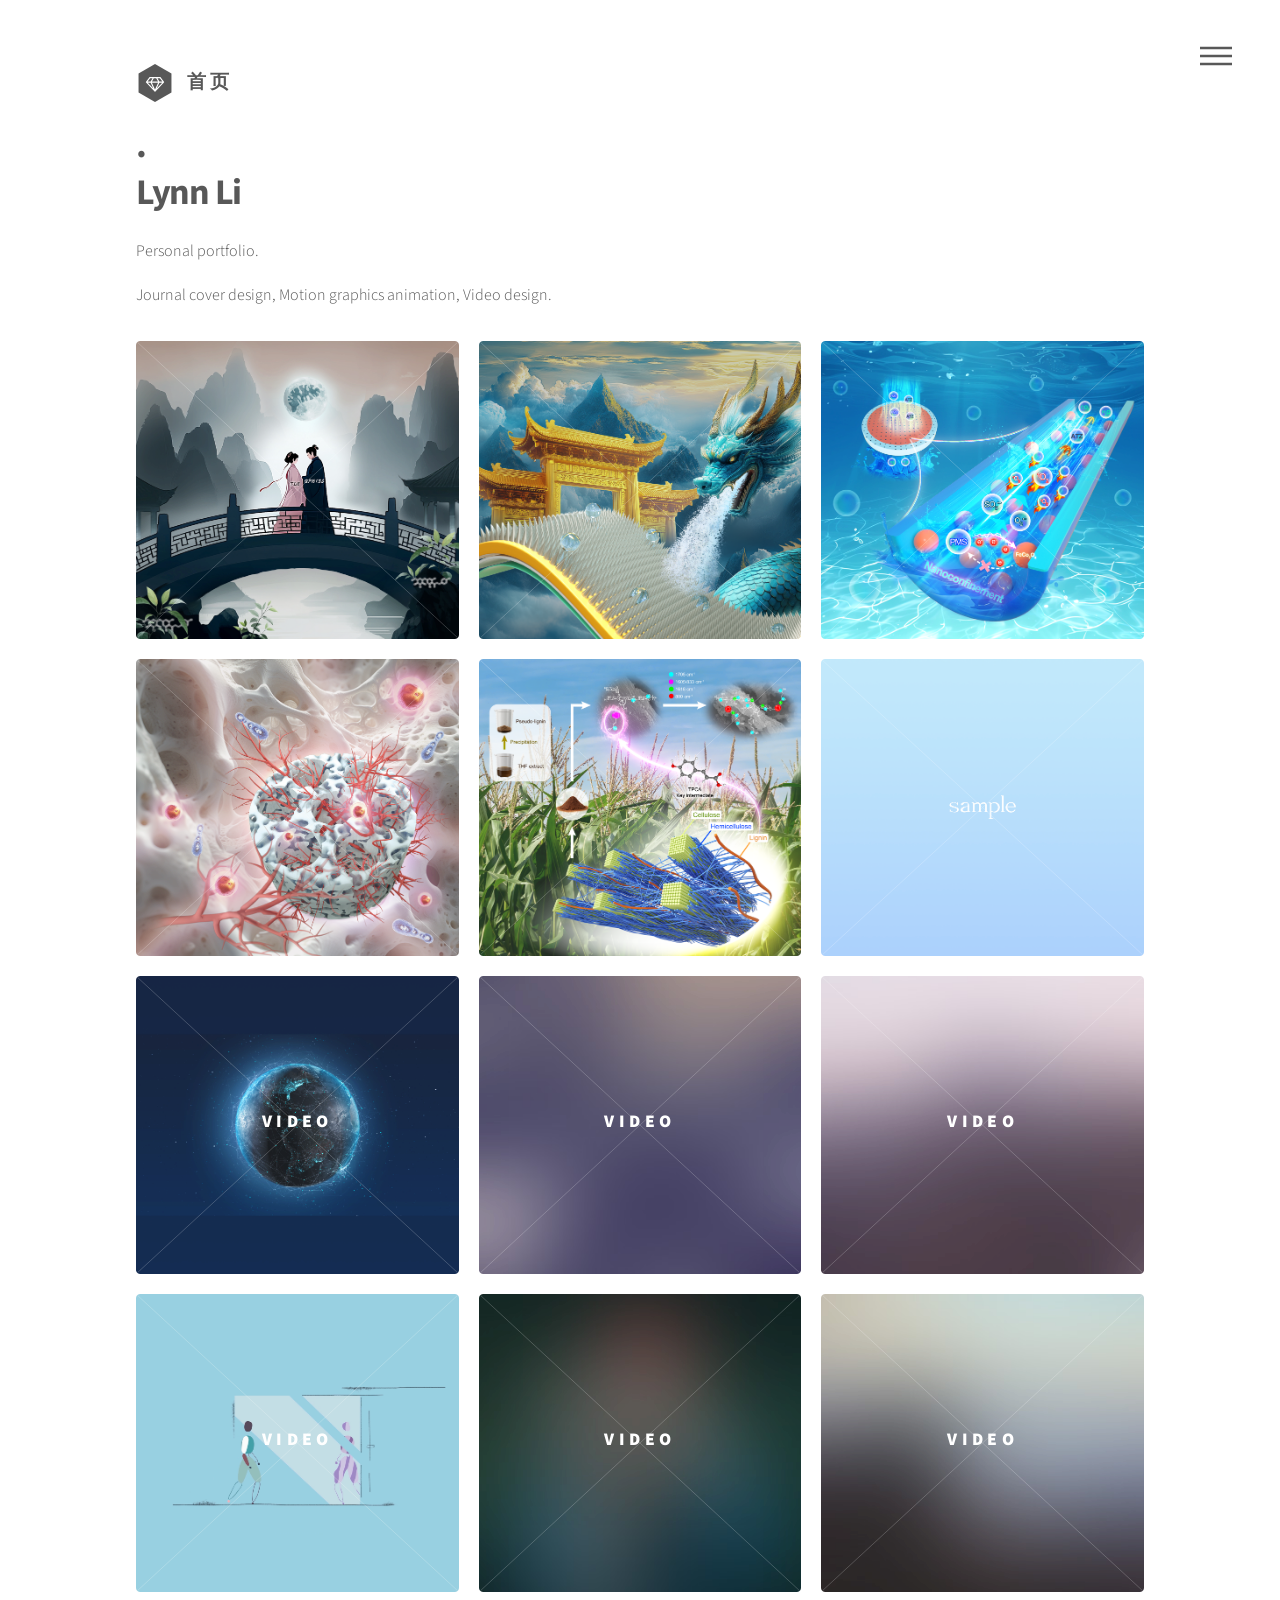
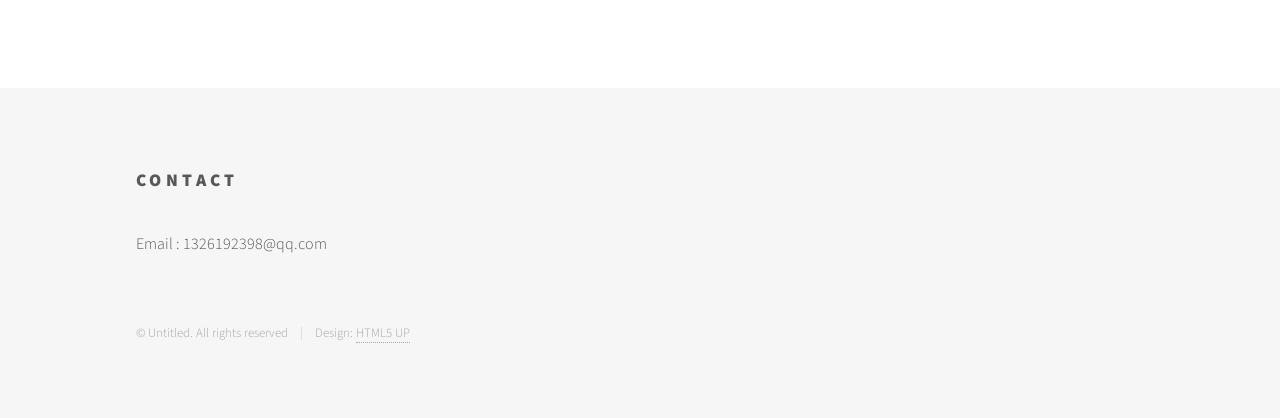
<file: index.html>
<!DOCTYPE HTML>
<!--
	Phantom by HTML5 UP
	html5up.net | @ajlkn
	Free for personal and commercial use under the CCA 3.0 license (html5up.net/license)
-->
<html>
	<head>
		<title>Lynn Li - Portfolio</title>
		<meta charset="utf-8" />
		<meta name="viewport" content="width=device-width, initial-scale=1, user-scalable=no" />
		<link rel="stylesheet" href="assets/css/main.css" />
		<noscript><link rel="stylesheet" href="assets/css/noscript.css" /></noscript>
	</head>
	<body class="is-preload">
		<!-- Wrapper -->
			<div id="wrapper">

				<!-- Header -->
					<header id="header">
						<div class="inner">

							<!-- Logo -->
								<a href="index.html" class="logo">
									<span class="symbol"><img src="images/logo.svg" alt="" /></span><span class="title">首页</span>
								</a>

							<!-- Nav -->
								<nav>
									<ul>
										<li><a href="#menu">Menu</a></li>
									</ul>
								</nav>

						</div>
					</header>

			
				<!-- Main -->
					<div id="main">
						<div class="inner">
							<header>
								<h1>.<br />
								Lynn Li</h1>
								<p>Personal portfolio. </p>
								<p> Journal cover design, Motion graphics animation, Video design.</p>
							</header>
							<section class="tiles">
								<article class="style1">
									<span class="image">
										<img src="images/work01sq.png" alt="" />
									</span>
									<a href="work01.html">
										<h2>   </h2>
										<div class="content">
											<h2>Image</h2>
										</div>
									</a>
								</article>
								<article class="style2">
									<span class="image">
										<img src="images/work02sq.png" alt="" />
									</span>
									<a href="work02.html">
										<h2> </h2>
										<div class="content">
											<h2>Image</h2>
										</div>
									</a>
								</article>
								<article class="style3">
									<span class="image">
										<img src="images/work03sq.png" alt="" />
									</span>
									<a href="work03.html">
										<h2> </h2>
										<div class="content">
											<h2>Image</h2>
										</div>
									</a>
								</article>
								<article class="style4">
									<span class="image">
										<img src="images/work04sq.png" alt="" />
									</span>
									<a href="work04.html">
										<h2></h2>
										<div class="content">
											<h2>Image</h2>
										</div>
									</a>
								</article>
								<article class="style5">
									<span class="image">
										<img src="images/work05sq.png" alt="" />
									</span>
									<a href="work05.html">
										<h2> </h2>
										<div class="content">
											<h2>Image</h2>
										</div>
									</a>
								</article>
								<article class="style6">
									<span class="image">
										<img src="images/work06sq.png" alt="" />
									</span>
									<a href="work06.html">
										<h2> </h2>
										<div class="content">
											<h2>Image</h2>
										</div>
									</a>
								</article>
								<article class="style2">
									<span class="image">
										<img src="images/work07sq.png" alt="" />
									</span>
									<a href="work07.html">
										<h2>Video</h2>
										<div class="content">
											<p>Commercial Work</p>
										</div>
									</a>
								</article>
								<article class="style3">
									<span class="image">
										<img src="images/pic08.jpg" alt="" />
									</span>
									<a href="work08.html">
										<h2>Video</h2>
										<div class="content">
											<p>Reserved</p>
										</div>
									</a>
								</article>
								<article class="style1">
									<span class="image">
										<img src="images/pic09.jpg" alt="" />
									</span>
									<a href="work09.html">
										<h2>Video</h2>
										<div class="content">
											<p>Reserved</p>
										</div>
									</a>
								</article>
								<article class="style5">
									<span class="image">
										<img src="images/work10sq.png" alt="" />
									</span>
									<a href="work10.html">
										<h2>Video</h2>
										<div class="content">
											<p>Personal Work and Commercial Work</p>
										</div>
									</a>
								</article>
								<article class="style6">
									<span class="image">
										<img src="images/pic11.jpg" alt="" />
									</span>
									<a href="work11.html">
										<h2>Video</h2>
										<div class="content">
											<p>Reserved</p>
										</div>
									</a>
								</article>
								<article class="style4">
									<span class="image">
										<img src="images/pic12.jpg" alt="" />
									</span>
									<a href="work12.html">
										<h2>Video</h2>
										<div class="content">
											<p>Reserved</p>
										</div>
									</a>
								</article>
							</section>
						</div>
					</div>

				<!-- Footer -->
					<footer id="footer">
						<div class="inner">
							<section>
								<h2>Contact</h2>
								<p> Email : 1326192398@qq.com </p>
							</section>
							
							<ul class="copyright">
								<li>&copy; Untitled. All rights reserved</li><li>Design: <a href="http://html5up.net">HTML5 UP</a></li>
							</ul>
						</div>
					</footer>

			</div>

		<!-- Scripts -->
			<script src="assets/js/jquery.min.js"></script>
			<script src="assets/js/browser.min.js"></script>
			<script src="assets/js/breakpoints.min.js"></script>
			<script src="assets/js/util.js"></script>
			<script src="assets/js/main.js"></script>

	</body>
</html>
</file>
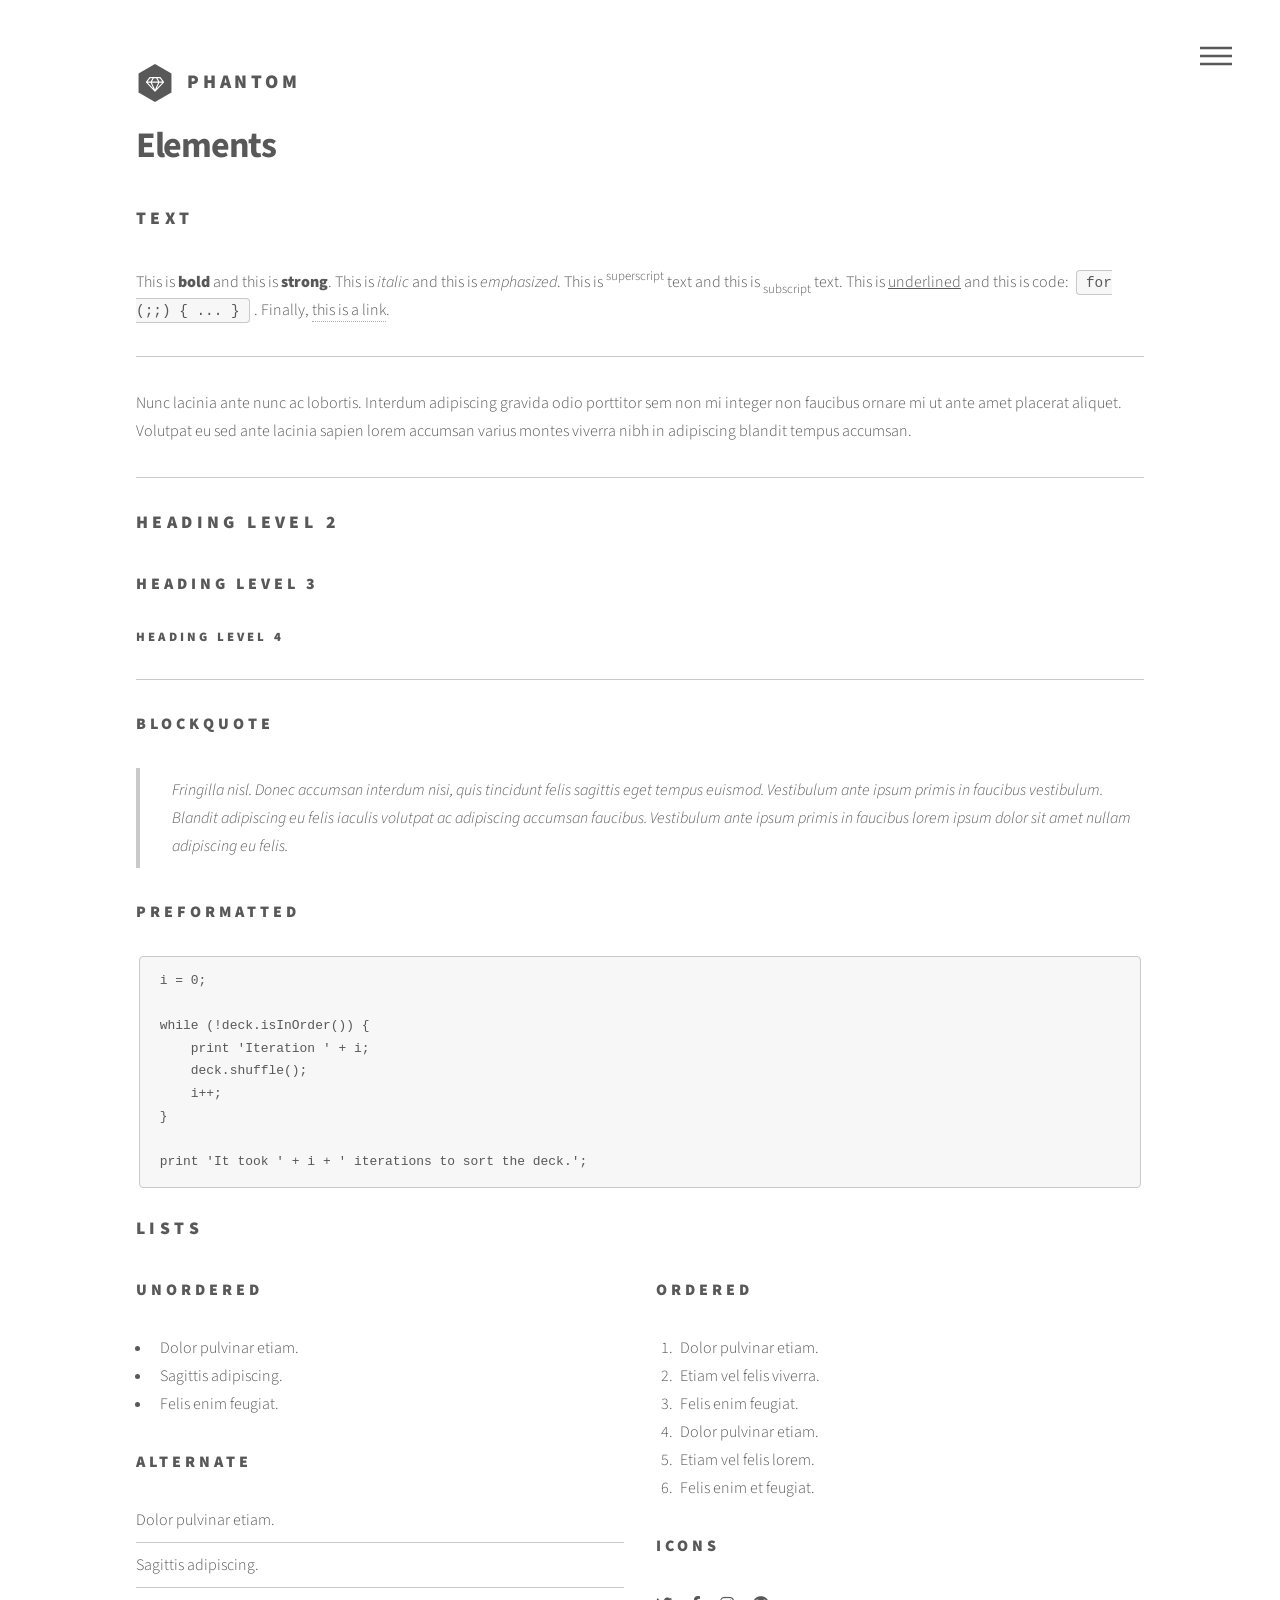
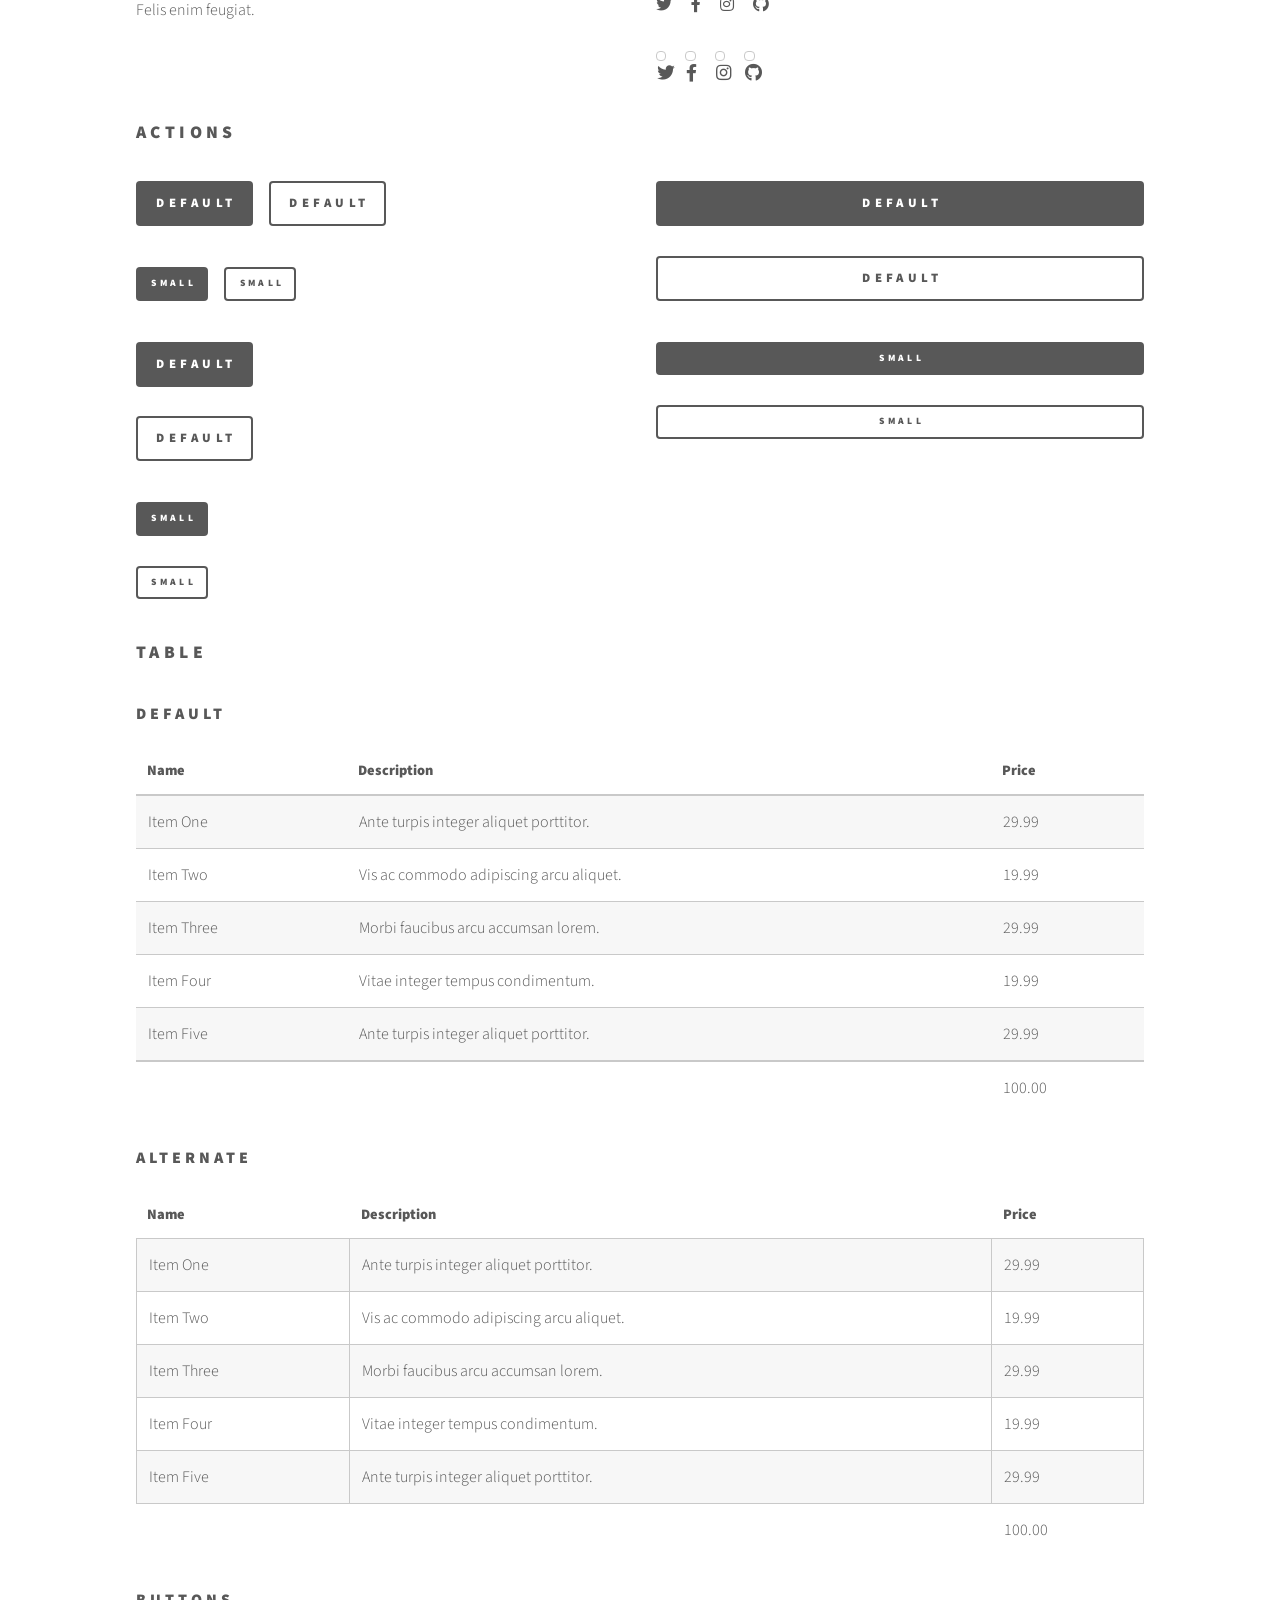
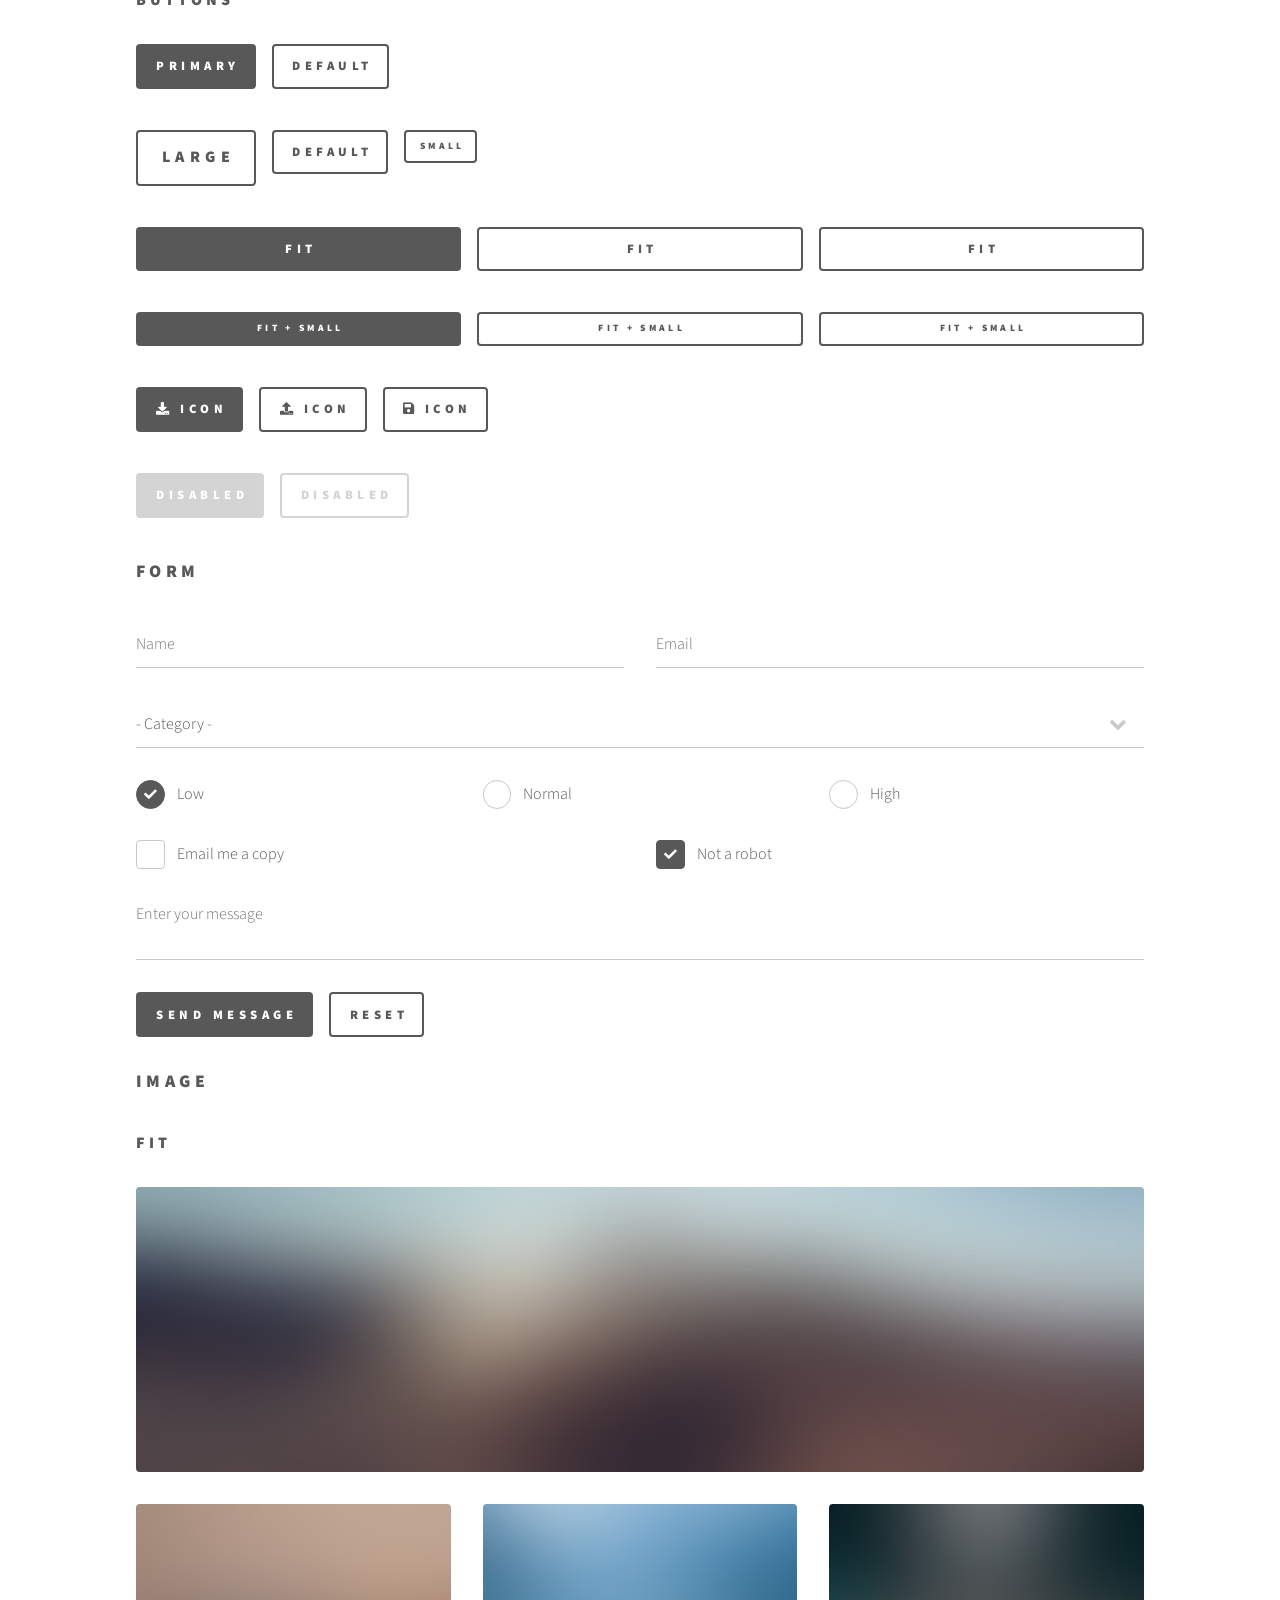
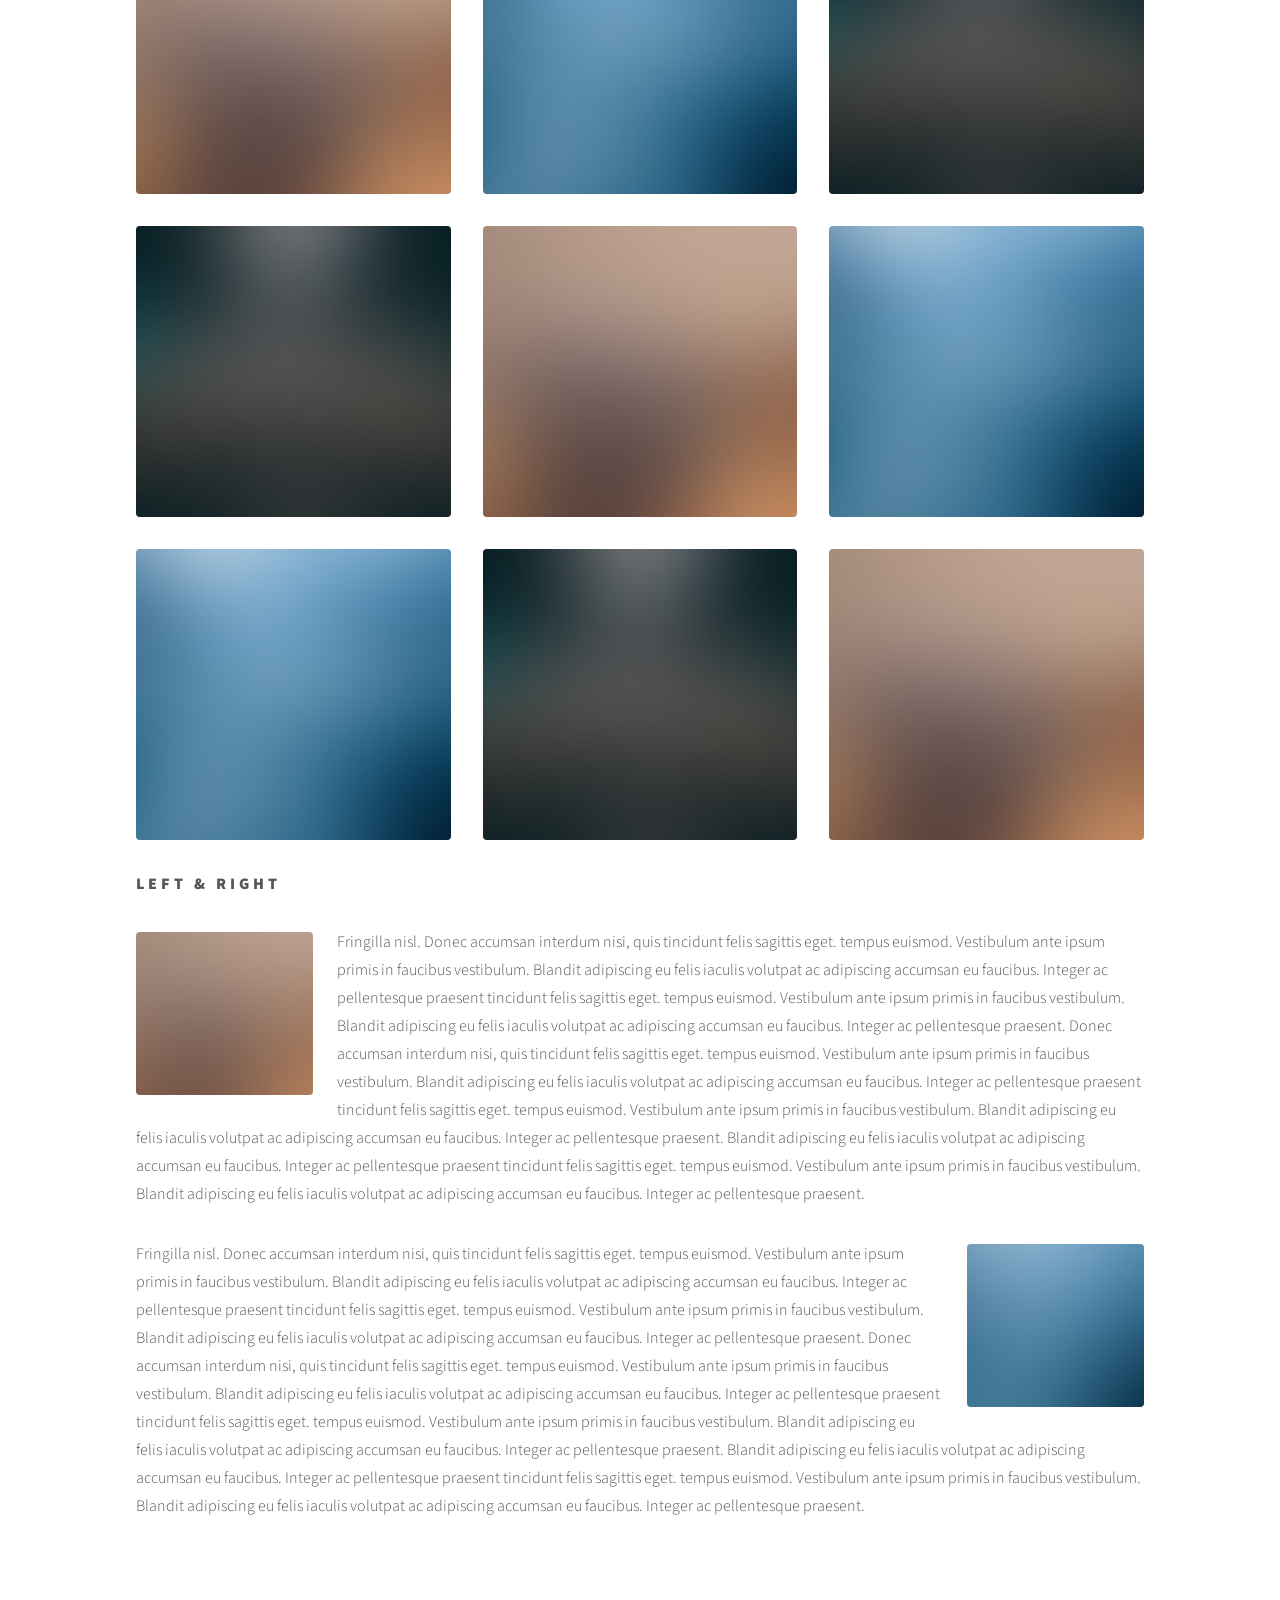
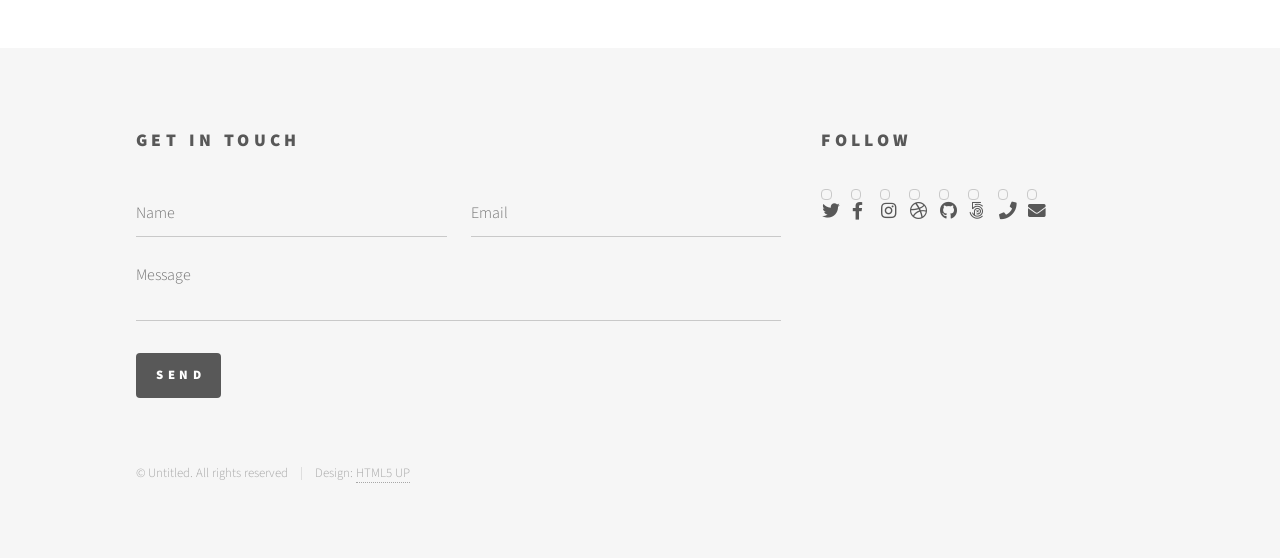
<file: elements.html>
<!DOCTYPE HTML>
<!--
	Phantom by HTML5 UP
	html5up.net | @ajlkn
	Free for personal and commercial use under the CCA 3.0 license (html5up.net/license)
-->
<html>
	<head>
		<title>Elements - Phantom by HTML5 UP</title>
		<meta charset="utf-8" />
		<meta name="viewport" content="width=device-width, initial-scale=1, user-scalable=no" />
		<link rel="stylesheet" href="assets/css/main.css" />
		<noscript><link rel="stylesheet" href="assets/css/noscript.css" /></noscript>
	</head>
	<body class="is-preload">
		<!-- Wrapper -->
			<div id="wrapper">

				<!-- Header -->
					<header id="header">
						<div class="inner">

							<!-- Logo -->
								<a href="index.html" class="logo">
									<span class="symbol"><img src="images/logo.svg" alt="" /></span><span class="title">Phantom</span>
								</a>

							<!-- Nav -->
								<nav>
									<ul>
										<li><a href="#menu">Menu</a></li>
									</ul>
								</nav>

						</div>
					</header>

				<!-- Menu -->
					<nav id="menu">
						<h2>Menu</h2>
						<ul>
							<li><a href="index.html">Home</a></li>
							<li><a href="generic.html">Ipsum veroeros</a></li>
							<li><a href="generic.html">Tempus etiam</a></li>
							<li><a href="generic.html">Consequat dolor</a></li>
							<li><a href="elements.html">Elements</a></li>
						</ul>
					</nav>

				<!-- Main -->
					<div id="main">
						<div class="inner">
							<h1>Elements</h1>

							<!-- Text -->
								<section>
									<h2>Text</h2>
									<p>This is <b>bold</b> and this is <strong>strong</strong>. This is <i>italic</i> and this is <em>emphasized</em>.
									This is <sup>superscript</sup> text and this is <sub>subscript</sub> text.
									This is <u>underlined</u> and this is code: <code>for (;;) { ... }</code>. Finally, <a href="#">this is a link</a>.</p>
									<hr />
									<p>Nunc lacinia ante nunc ac lobortis. Interdum adipiscing gravida odio porttitor sem non mi integer non faucibus ornare mi ut ante amet placerat aliquet. Volutpat eu sed ante lacinia sapien lorem accumsan varius montes viverra nibh in adipiscing blandit tempus accumsan.</p>
									<hr />
									<h2>Heading Level 2</h2>
									<h3>Heading Level 3</h3>
									<h4>Heading Level 4</h4>
									<hr />
									<h3>Blockquote</h3>
									<blockquote>Fringilla nisl. Donec accumsan interdum nisi, quis tincidunt felis sagittis eget tempus euismod. Vestibulum ante ipsum primis in faucibus vestibulum. Blandit adipiscing eu felis iaculis volutpat ac adipiscing accumsan faucibus. Vestibulum ante ipsum primis in faucibus lorem ipsum dolor sit amet nullam adipiscing eu felis.</blockquote>
									<h3>Preformatted</h3>
									<pre><code>i = 0;

while (!deck.isInOrder()) {
    print 'Iteration ' + i;
    deck.shuffle();
    i++;
}

print 'It took ' + i + ' iterations to sort the deck.';</code></pre>
								</section>

							<!-- Lists -->
								<section>
									<h2>Lists</h2>
									<div class="row">
										<div class="col-6 col-12-medium">
											<h3>Unordered</h3>
											<ul>
												<li>Dolor pulvinar etiam.</li>
												<li>Sagittis adipiscing.</li>
												<li>Felis enim feugiat.</li>
											</ul>
											<h3>Alternate</h3>
											<ul class="alt">
												<li>Dolor pulvinar etiam.</li>
												<li>Sagittis adipiscing.</li>
												<li>Felis enim feugiat.</li>
											</ul>
										</div>
										<div class="col-6 col-12-medium">
											<h3>Ordered</h3>
											<ol>
												<li>Dolor pulvinar etiam.</li>
												<li>Etiam vel felis viverra.</li>
												<li>Felis enim feugiat.</li>
												<li>Dolor pulvinar etiam.</li>
												<li>Etiam vel felis lorem.</li>
												<li>Felis enim et feugiat.</li>
											</ol>
											<h3>Icons</h3>
											<ul class="icons">
												<li><a href="#" class="icon brands style1 fa-twitter"><span class="label">Twitter</span></a></li>
												<li><a href="#" class="icon brands style1 fa-facebook-f"><span class="label">Facebook</span></a></li>
												<li><a href="#" class="icon brands style1 fa-instagram"><span class="label">Instagram</span></a></li>
												<li><a href="#" class="icon brands style1 fa-github"><span class="label">Github</span></a></li>
											</ul>
											<ul class="icons">
												<li><a href="#" class="icon brands style2 fa-twitter"><span class="label">Twitter</span></a></li>
												<li><a href="#" class="icon brands style2 fa-facebook-f"><span class="label">Facebook</span></a></li>
												<li><a href="#" class="icon brands style2 fa-instagram"><span class="label">Instagram</span></a></li>
												<li><a href="#" class="icon brands style2 fa-github"><span class="label">Github</span></a></li>
											</ul>
										</div>
									</div>
									<h2>Actions</h2>
									<div class="row">
										<div class="col-6 col-12-medium">
											<ul class="actions">
												<li><a href="#" class="button primary">Default</a></li>
												<li><a href="#" class="button">Default</a></li>
											</ul>
											<ul class="actions small">
												<li><a href="#" class="button primary small">Small</a></li>
												<li><a href="#" class="button small">Small</a></li>
											</ul>
											<ul class="actions stacked">
												<li><a href="#" class="button primary">Default</a></li>
												<li><a href="#" class="button">Default</a></li>
											</ul>
											<ul class="actions stacked">
												<li><a href="#" class="button primary small">Small</a></li>
												<li><a href="#" class="button small">Small</a></li>
											</ul>
										</div>
										<div class="col-6 col-12-medium">
											<ul class="actions stacked">
												<li><a href="#" class="button primary fit">Default</a></li>
												<li><a href="#" class="button fit">Default</a></li>
											</ul>
											<ul class="actions stacked">
												<li><a href="#" class="button primary small fit">Small</a></li>
												<li><a href="#" class="button small fit">Small</a></li>
											</ul>
										</div>
									</div>
								</section>

							<!-- Table -->
								<section>
									<h2>Table</h2>
									<h3>Default</h3>
									<div class="table-wrapper">
										<table>
											<thead>
												<tr>
													<th>Name</th>
													<th>Description</th>
													<th>Price</th>
												</tr>
											</thead>
											<tbody>
												<tr>
													<td>Item One</td>
													<td>Ante turpis integer aliquet porttitor.</td>
													<td>29.99</td>
												</tr>
												<tr>
													<td>Item Two</td>
													<td>Vis ac commodo adipiscing arcu aliquet.</td>
													<td>19.99</td>
												</tr>
												<tr>
													<td>Item Three</td>
													<td> Morbi faucibus arcu accumsan lorem.</td>
													<td>29.99</td>
												</tr>
												<tr>
													<td>Item Four</td>
													<td>Vitae integer tempus condimentum.</td>
													<td>19.99</td>
												</tr>
												<tr>
													<td>Item Five</td>
													<td>Ante turpis integer aliquet porttitor.</td>
													<td>29.99</td>
												</tr>
											</tbody>
											<tfoot>
												<tr>
													<td colspan="2"></td>
													<td>100.00</td>
												</tr>
											</tfoot>
										</table>
									</div>

									<h3>Alternate</h3>
									<div class="table-wrapper">
										<table class="alt">
											<thead>
												<tr>
													<th>Name</th>
													<th>Description</th>
													<th>Price</th>
												</tr>
											</thead>
											<tbody>
												<tr>
													<td>Item One</td>
													<td>Ante turpis integer aliquet porttitor.</td>
													<td>29.99</td>
												</tr>
												<tr>
													<td>Item Two</td>
													<td>Vis ac commodo adipiscing arcu aliquet.</td>
													<td>19.99</td>
												</tr>
												<tr>
													<td>Item Three</td>
													<td> Morbi faucibus arcu accumsan lorem.</td>
													<td>29.99</td>
												</tr>
												<tr>
													<td>Item Four</td>
													<td>Vitae integer tempus condimentum.</td>
													<td>19.99</td>
												</tr>
												<tr>
													<td>Item Five</td>
													<td>Ante turpis integer aliquet porttitor.</td>
													<td>29.99</td>
												</tr>
											</tbody>
											<tfoot>
												<tr>
													<td colspan="2"></td>
													<td>100.00</td>
												</tr>
											</tfoot>
										</table>
									</div>
								</section>

							<!-- Buttons -->
								<section>
									<h3>Buttons</h3>
									<ul class="actions">
										<li><a href="#" class="button primary">Primary</a></li>
										<li><a href="#" class="button">Default</a></li>
									</ul>
									<ul class="actions">
										<li><a href="#" class="button large">Large</a></li>
										<li><a href="#" class="button">Default</a></li>
										<li><a href="#" class="button small">Small</a></li>
									</ul>
									<ul class="actions fit">
										<li><a href="#" class="button primary fit">Fit</a></li>
										<li><a href="#" class="button fit">Fit</a></li>
										<li><a href="#" class="button fit">Fit</a></li>
									</ul>
									<ul class="actions fit small">
										<li><a href="#" class="button primary fit small">Fit + Small</a></li>
										<li><a href="#" class="button fit small">Fit + Small</a></li>
										<li><a href="#" class="button fit small">Fit + Small</a></li>
									</ul>
									<ul class="actions">
										<li><a href="#" class="button primary icon solid fa-download">Icon</a></li>
										<li><a href="#" class="button icon solid fa-upload">Icon</a></li>
										<li><a href="#" class="button icon solid fa-save">Icon</a></li>
									</ul>
									<ul class="actions">
										<li><span class="button primary disabled">Disabled</span></li>
										<li><span class="button disabled">Disabled</span></li>
									</ul>
								</section>

							<!-- Form -->
								<section>
									<h2>Form</h2>
									<form method="post" action="#">
										<div class="row gtr-uniform">
											<div class="col-6 col-12-xsmall">
												<input type="text" name="demo-name" id="demo-name" value="" placeholder="Name" />
											</div>
											<div class="col-6 col-12-xsmall">
												<input type="email" name="demo-email" id="demo-email" value="" placeholder="Email" />
											</div>
											<div class="col-12">
												<select name="demo-category" id="demo-category">
													<option value="">- Category -</option>
													<option value="1">Manufacturing</option>
													<option value="1">Shipping</option>
													<option value="1">Administration</option>
													<option value="1">Human Resources</option>
												</select>
											</div>
											<div class="col-4 col-12-small">
												<input type="radio" id="demo-priority-low" name="demo-priority" checked>
												<label for="demo-priority-low">Low</label>
											</div>
											<div class="col-4 col-12-small">
												<input type="radio" id="demo-priority-normal" name="demo-priority">
												<label for="demo-priority-normal">Normal</label>
											</div>
											<div class="col-4 col-12-small">
												<input type="radio" id="demo-priority-high" name="demo-priority">
												<label for="demo-priority-high">High</label>
											</div>
											<div class="col-6 col-12-small">
												<input type="checkbox" id="demo-copy" name="demo-copy">
												<label for="demo-copy">Email me a copy</label>
											</div>
											<div class="col-6 col-12-small">
												<input type="checkbox" id="demo-human" name="demo-human" checked>
												<label for="demo-human">Not a robot</label>
											</div>
											<div class="col-12">
												<textarea name="demo-message" id="demo-message" placeholder="Enter your message" rows="6"></textarea>
											</div>
											<div class="col-12">
												<ul class="actions">
													<li><input type="submit" value="Send Message" class="primary" /></li>
													<li><input type="reset" value="Reset" /></li>
												</ul>
											</div>
										</div>
									</form>
								</section>

							<!-- Image -->
								<section>
									<h2>Image</h2>
									<h3>Fit</h3>
									<div class="box alt">
										<div class="row gtr-uniform">
											<div class="col-12"><span class="image fit"><img src="images/pic13.jpg" alt="" /></span></div>
											<div class="col-4"><span class="image fit"><img src="images/pic01.jpg" alt="" /></span></div>
											<div class="col-4"><span class="image fit"><img src="images/pic02.jpg" alt="" /></span></div>
											<div class="col-4"><span class="image fit"><img src="images/pic03.jpg" alt="" /></span></div>
											<div class="col-4"><span class="image fit"><img src="images/pic03.jpg" alt="" /></span></div>
											<div class="col-4"><span class="image fit"><img src="images/pic01.jpg" alt="" /></span></div>
											<div class="col-4"><span class="image fit"><img src="images/pic02.jpg" alt="" /></span></div>
											<div class="col-4"><span class="image fit"><img src="images/pic02.jpg" alt="" /></span></div>
											<div class="col-4"><span class="image fit"><img src="images/pic03.jpg" alt="" /></span></div>
											<div class="col-4"><span class="image fit"><img src="images/pic01.jpg" alt="" /></span></div>
										</div>
									</div>
									<h3>Left &amp; Right</h3>
									<p><span class="image left"><img src="images/pic14.jpg" alt="" /></span>Fringilla nisl. Donec accumsan interdum nisi, quis tincidunt felis sagittis eget. tempus euismod. Vestibulum ante ipsum primis in faucibus vestibulum. Blandit adipiscing eu felis iaculis volutpat ac adipiscing accumsan eu faucibus. Integer ac pellentesque praesent tincidunt felis sagittis eget. tempus euismod. Vestibulum ante ipsum primis in faucibus vestibulum. Blandit adipiscing eu felis iaculis volutpat ac adipiscing accumsan eu faucibus. Integer ac pellentesque praesent. Donec accumsan interdum nisi, quis tincidunt felis sagittis eget. tempus euismod. Vestibulum ante ipsum primis in faucibus vestibulum. Blandit adipiscing eu felis iaculis volutpat ac adipiscing accumsan eu faucibus. Integer ac pellentesque praesent tincidunt felis sagittis eget. tempus euismod. Vestibulum ante ipsum primis in faucibus vestibulum. Blandit adipiscing eu felis iaculis volutpat ac adipiscing accumsan eu faucibus. Integer ac pellentesque praesent. Blandit adipiscing eu felis iaculis volutpat ac adipiscing accumsan eu faucibus. Integer ac pellentesque praesent tincidunt felis sagittis eget. tempus euismod. Vestibulum ante ipsum primis in faucibus vestibulum. Blandit adipiscing eu felis iaculis volutpat ac adipiscing accumsan eu faucibus. Integer ac pellentesque praesent.</p>
									<p><span class="image right"><img src="images/pic15.jpg" alt="" /></span>Fringilla nisl. Donec accumsan interdum nisi, quis tincidunt felis sagittis eget. tempus euismod. Vestibulum ante ipsum primis in faucibus vestibulum. Blandit adipiscing eu felis iaculis volutpat ac adipiscing accumsan eu faucibus. Integer ac pellentesque praesent tincidunt felis sagittis eget. tempus euismod. Vestibulum ante ipsum primis in faucibus vestibulum. Blandit adipiscing eu felis iaculis volutpat ac adipiscing accumsan eu faucibus. Integer ac pellentesque praesent. Donec accumsan interdum nisi, quis tincidunt felis sagittis eget. tempus euismod. Vestibulum ante ipsum primis in faucibus vestibulum. Blandit adipiscing eu felis iaculis volutpat ac adipiscing accumsan eu faucibus. Integer ac pellentesque praesent tincidunt felis sagittis eget. tempus euismod. Vestibulum ante ipsum primis in faucibus vestibulum. Blandit adipiscing eu felis iaculis volutpat ac adipiscing accumsan eu faucibus. Integer ac pellentesque praesent. Blandit adipiscing eu felis iaculis volutpat ac adipiscing accumsan eu faucibus. Integer ac pellentesque praesent tincidunt felis sagittis eget. tempus euismod. Vestibulum ante ipsum primis in faucibus vestibulum. Blandit adipiscing eu felis iaculis volutpat ac adipiscing accumsan eu faucibus. Integer ac pellentesque praesent.</p>
								</section>

						</div>
					</div>

				<!-- Footer -->
					<footer id="footer">
						<div class="inner">
							<section>
								<h2>Get in touch</h2>
								<form method="post" action="#">
									<div class="fields">
										<div class="field half">
											<input type="text" name="name" id="name" placeholder="Name" />
										</div>
										<div class="field half">
											<input type="email" name="email" id="email" placeholder="Email" />
										</div>
										<div class="field">
											<textarea name="message" id="message" placeholder="Message"></textarea>
										</div>
									</div>
									<ul class="actions">
										<li><input type="submit" value="Send" class="primary" /></li>
									</ul>
								</form>
							</section>
							<section>
								<h2>Follow</h2>
								<ul class="icons">
									<li><a href="#" class="icon brands style2 fa-twitter"><span class="label">Twitter</span></a></li>
									<li><a href="#" class="icon brands style2 fa-facebook-f"><span class="label">Facebook</span></a></li>
									<li><a href="#" class="icon brands style2 fa-instagram"><span class="label">Instagram</span></a></li>
									<li><a href="#" class="icon brands style2 fa-dribbble"><span class="label">Dribbble</span></a></li>
									<li><a href="#" class="icon brands style2 fa-github"><span class="label">GitHub</span></a></li>
									<li><a href="#" class="icon brands style2 fa-500px"><span class="label">500px</span></a></li>
									<li><a href="#" class="icon solid style2 fa-phone"><span class="label">Phone</span></a></li>
									<li><a href="#" class="icon solid style2 fa-envelope"><span class="label">Email</span></a></li>
								</ul>
							</section>
							<ul class="copyright">
								<li>&copy; Untitled. All rights reserved</li><li>Design: <a href="http://html5up.net">HTML5 UP</a></li>
							</ul>
						</div>
					</footer>

			</div>

		<!-- Scripts -->
			<script src="assets/js/jquery.min.js"></script>
			<script src="assets/js/browser.min.js"></script>
			<script src="assets/js/breakpoints.min.js"></script>
			<script src="assets/js/util.js"></script>
			<script src="assets/js/main.js"></script>

	</body>
</html>
</file>
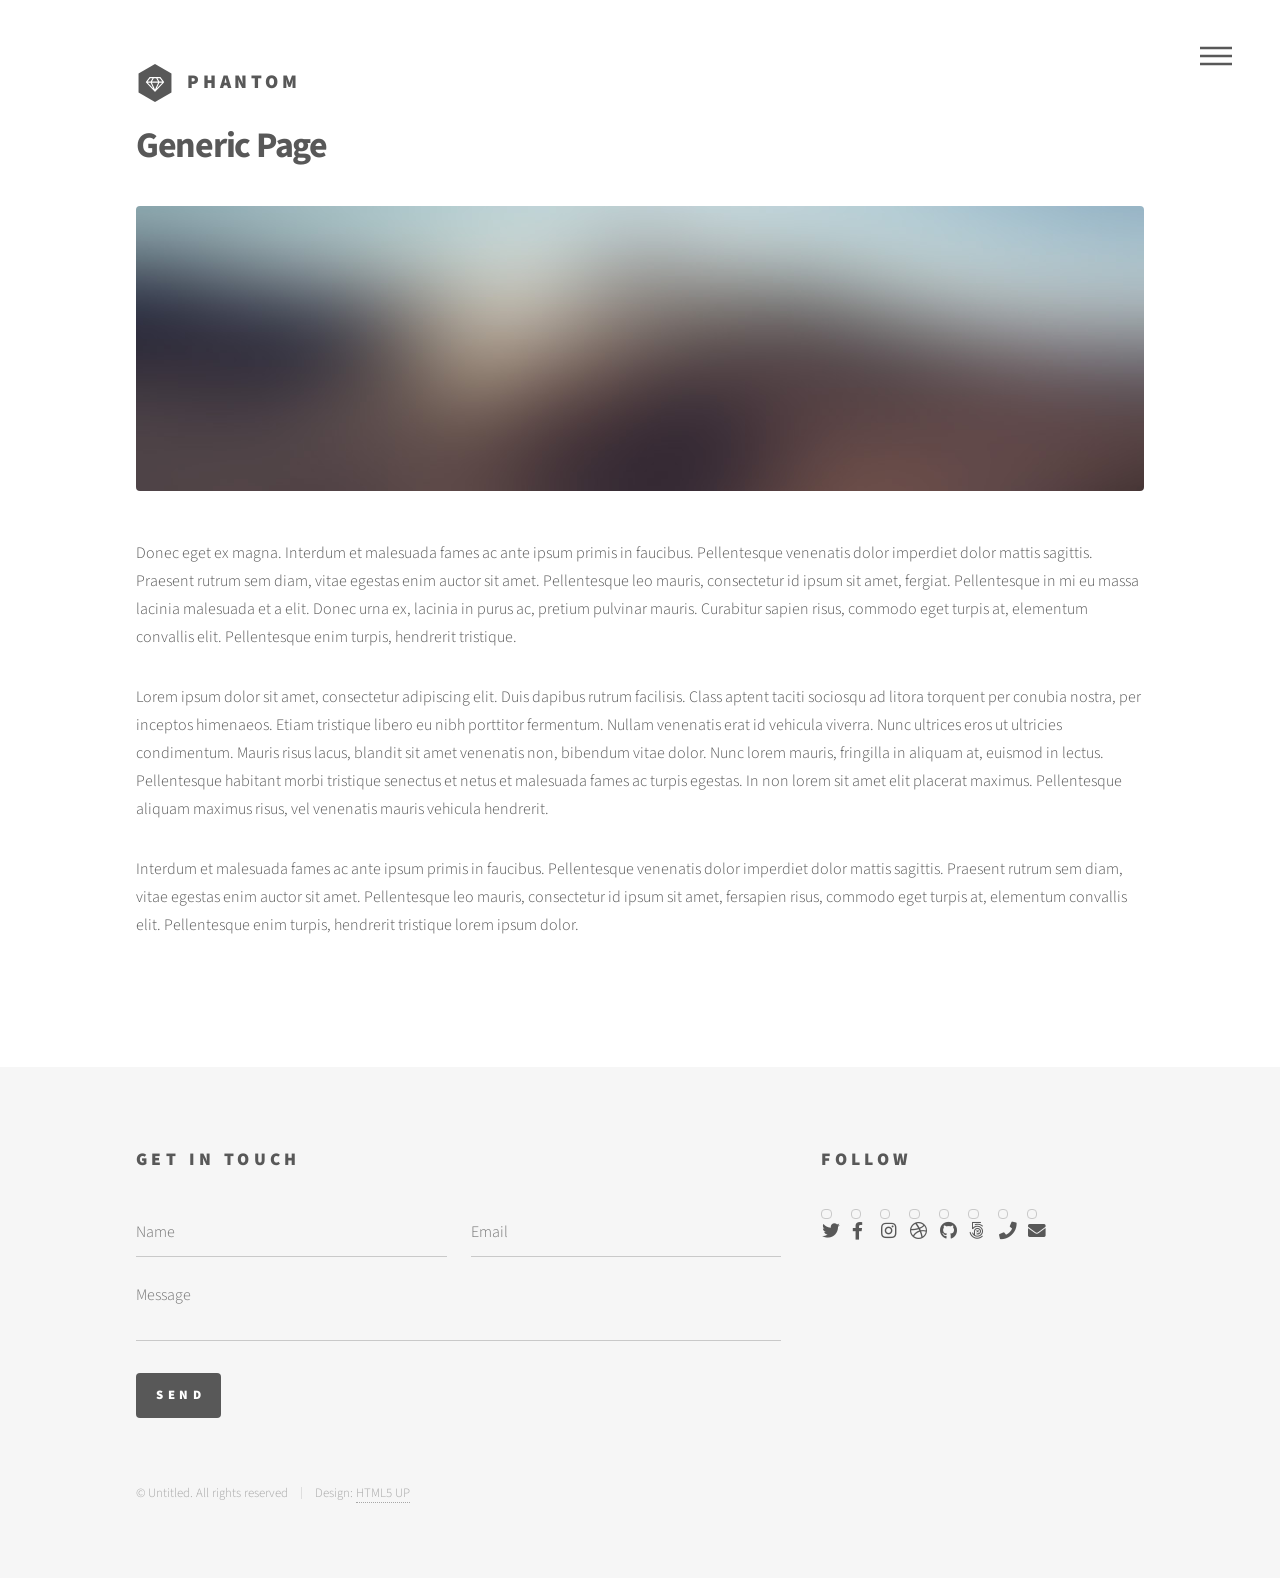
<file: generic.html>
<!DOCTYPE HTML>
<!--
	Phantom by HTML5 UP
	html5up.net | @ajlkn
	Free for personal and commercial use under the CCA 3.0 license (html5up.net/license)
-->
<html>
	<head>
		<title>Generic - Phantom by HTML5 UP</title>
		<meta charset="utf-8" />
		<meta name="viewport" content="width=device-width, initial-scale=1, user-scalable=no" />
		<link rel="stylesheet" href="assets/css/main.css" />
		<noscript><link rel="stylesheet" href="assets/css/noscript.css" /></noscript>
	</head>
	<body class="is-preload">
		<!-- Wrapper -->
			<div id="wrapper">

				<!-- Header -->
					<header id="header">
						<div class="inner">

							<!-- Logo -->
								<a href="index.html" class="logo">
									<span class="symbol"><img src="images/logo.svg" alt="" /></span><span class="title">Phantom</span>
								</a>

							<!-- Nav -->
								<nav>
									<ul>
										<li><a href="#menu">Menu</a></li>
									</ul>
								</nav>

						</div>
					</header>

				<!-- Menu -->
					<nav id="menu">
						<h2>Menu</h2>
						<ul>
							<li><a href="index.html">Home</a></li>
							<li><a href="generic.html">Ipsum veroeros</a></li>
							<li><a href="generic.html">Tempus etiam</a></li>
							<li><a href="generic.html">Consequat dolor</a></li>
							<li><a href="elements.html">Elements</a></li>
						</ul>
					</nav>

				<!-- Main -->
					<div id="main">
						<div class="inner">
							<h1>Generic Page</h1>
							<span class="image main"><img src="images/pic13.jpg" alt="" /></span>
							<p>Donec eget ex magna. Interdum et malesuada fames ac ante ipsum primis in faucibus. Pellentesque venenatis dolor imperdiet dolor mattis sagittis. Praesent rutrum sem diam, vitae egestas enim auctor sit amet. Pellentesque leo mauris, consectetur id ipsum sit amet, fergiat. Pellentesque in mi eu massa lacinia malesuada et a elit. Donec urna ex, lacinia in purus ac, pretium pulvinar mauris. Curabitur sapien risus, commodo eget turpis at, elementum convallis elit. Pellentesque enim turpis, hendrerit tristique.</p>
							<p>Lorem ipsum dolor sit amet, consectetur adipiscing elit. Duis dapibus rutrum facilisis. Class aptent taciti sociosqu ad litora torquent per conubia nostra, per inceptos himenaeos. Etiam tristique libero eu nibh porttitor fermentum. Nullam venenatis erat id vehicula viverra. Nunc ultrices eros ut ultricies condimentum. Mauris risus lacus, blandit sit amet venenatis non, bibendum vitae dolor. Nunc lorem mauris, fringilla in aliquam at, euismod in lectus. Pellentesque habitant morbi tristique senectus et netus et malesuada fames ac turpis egestas. In non lorem sit amet elit placerat maximus. Pellentesque aliquam maximus risus, vel venenatis mauris vehicula hendrerit.</p>
							<p>Interdum et malesuada fames ac ante ipsum primis in faucibus. Pellentesque venenatis dolor imperdiet dolor mattis sagittis. Praesent rutrum sem diam, vitae egestas enim auctor sit amet. Pellentesque leo mauris, consectetur id ipsum sit amet, fersapien risus, commodo eget turpis at, elementum convallis elit. Pellentesque enim turpis, hendrerit tristique lorem ipsum dolor.</p>
						</div>
					</div>

				<!-- Footer -->
					<footer id="footer">
						<div class="inner">
							<section>
								<h2>Get in touch</h2>
								<form method="post" action="#">
									<div class="fields">
										<div class="field half">
											<input type="text" name="name" id="name" placeholder="Name" />
										</div>
										<div class="field half">
											<input type="email" name="email" id="email" placeholder="Email" />
										</div>
										<div class="field">
											<textarea name="message" id="message" placeholder="Message"></textarea>
										</div>
									</div>
									<ul class="actions">
										<li><input type="submit" value="Send" class="primary" /></li>
									</ul>
								</form>
							</section>
							<section>
								<h2>Follow</h2>
								<ul class="icons">
									<li><a href="#" class="icon brands style2 fa-twitter"><span class="label">Twitter</span></a></li>
									<li><a href="#" class="icon brands style2 fa-facebook-f"><span class="label">Facebook</span></a></li>
									<li><a href="#" class="icon brands style2 fa-instagram"><span class="label">Instagram</span></a></li>
									<li><a href="#" class="icon brands style2 fa-dribbble"><span class="label">Dribbble</span></a></li>
									<li><a href="#" class="icon brands style2 fa-github"><span class="label">GitHub</span></a></li>
									<li><a href="#" class="icon brands style2 fa-500px"><span class="label">500px</span></a></li>
									<li><a href="#" class="icon solid style2 fa-phone"><span class="label">Phone</span></a></li>
									<li><a href="#" class="icon solid style2 fa-envelope"><span class="label">Email</span></a></li>
								</ul>
							</section>
							<ul class="copyright">
								<li>&copy; Untitled. All rights reserved</li><li>Design: <a href="http://html5up.net">HTML5 UP</a></li>
							</ul>
						</div>
					</footer>

			</div>

		<!-- Scripts -->
			<script src="assets/js/jquery.min.js"></script>
			<script src="assets/js/browser.min.js"></script>
			<script src="assets/js/breakpoints.min.js"></script>
			<script src="assets/js/util.js"></script>
			<script src="assets/js/main.js"></script>

	</body>
</html>
</file>
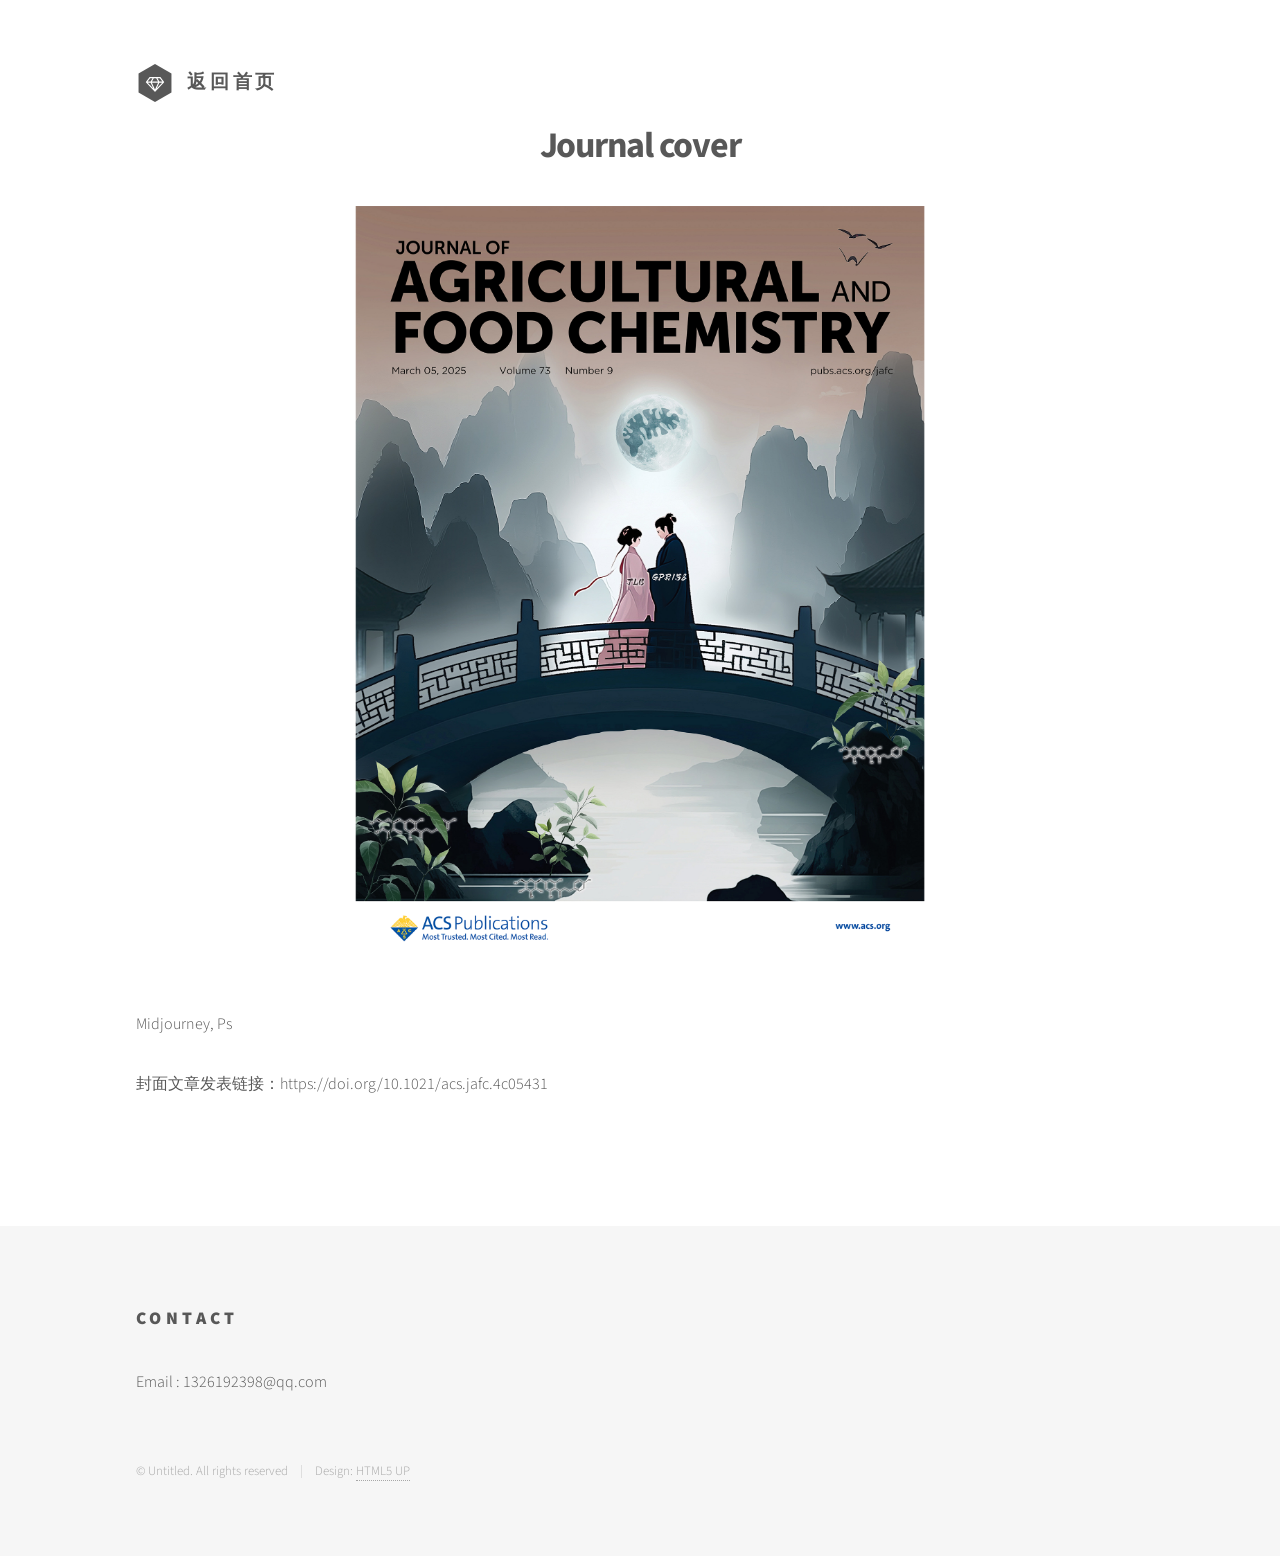
<file: work01.html>
<!DOCTYPE HTML>
<!--
	Phantom by HTML5 UP
	html5up.net | @ajlkn
	Free for personal and commercial use under the CCA 3.0 license (html5up.net/license)
-->
<html>
	<head>
		<title>Journal Cover | Lynn Li</title>
		<meta charset="utf-8" />
		<meta name="viewport" content="width=device-width, initial-scale=1, user-scalable=no" />
		<link rel="stylesheet" href="assets/css/main.css" />
		<noscript><link rel="stylesheet" href="assets/css/noscript.css" /></noscript>
	</head>
	<body class="is-preload">
		<!-- Wrapper -->
			<div id="wrapper">

				<!-- Header -->
					<header id="header">
						<div class="inner">

							<!-- Logo -->
								<a href="index.html" class="logo">
									<span class="symbol"><img src="images/logo.svg" alt="" /></span><span class="title">返回首页</span>
								</a>

						
						</div>
					</header>

			
				<!-- Main -->
					<div id="main">
						<div class="inner">
							<h1 style="text-align: center;">Journal cover</h1>
							<span class="image main"><img src="images/work01.png" alt="" /></span>
							<p> Midjourney, Ps </p>
							<p> 封面文章发表链接：https://doi.org/10.1021/acs.jafc.4c05431 </p>
							<p> </p>
						</div>
					</div>

				<!-- Footer -->
					<footer id="footer">
						<div class="inner">
							<section>
								<h2>Contact</h2>
								<p> Email : 1326192398@qq.com </p>
							</section>
							<ul class="copyright">
								<li>&copy; Untitled. All rights reserved</li><li>Design: <a href="http://html5up.net">HTML5 UP</a></li>
							</ul>
						</div>
					</footer>

			</div>

		<!-- Scripts -->
			<script src="assets/js/jquery.min.js"></script>
			<script src="assets/js/browser.min.js"></script>
			<script src="assets/js/breakpoints.min.js"></script>
			<script src="assets/js/util.js"></script>
			<script src="assets/js/main.js"></script>

	</body>
</html>
</file>
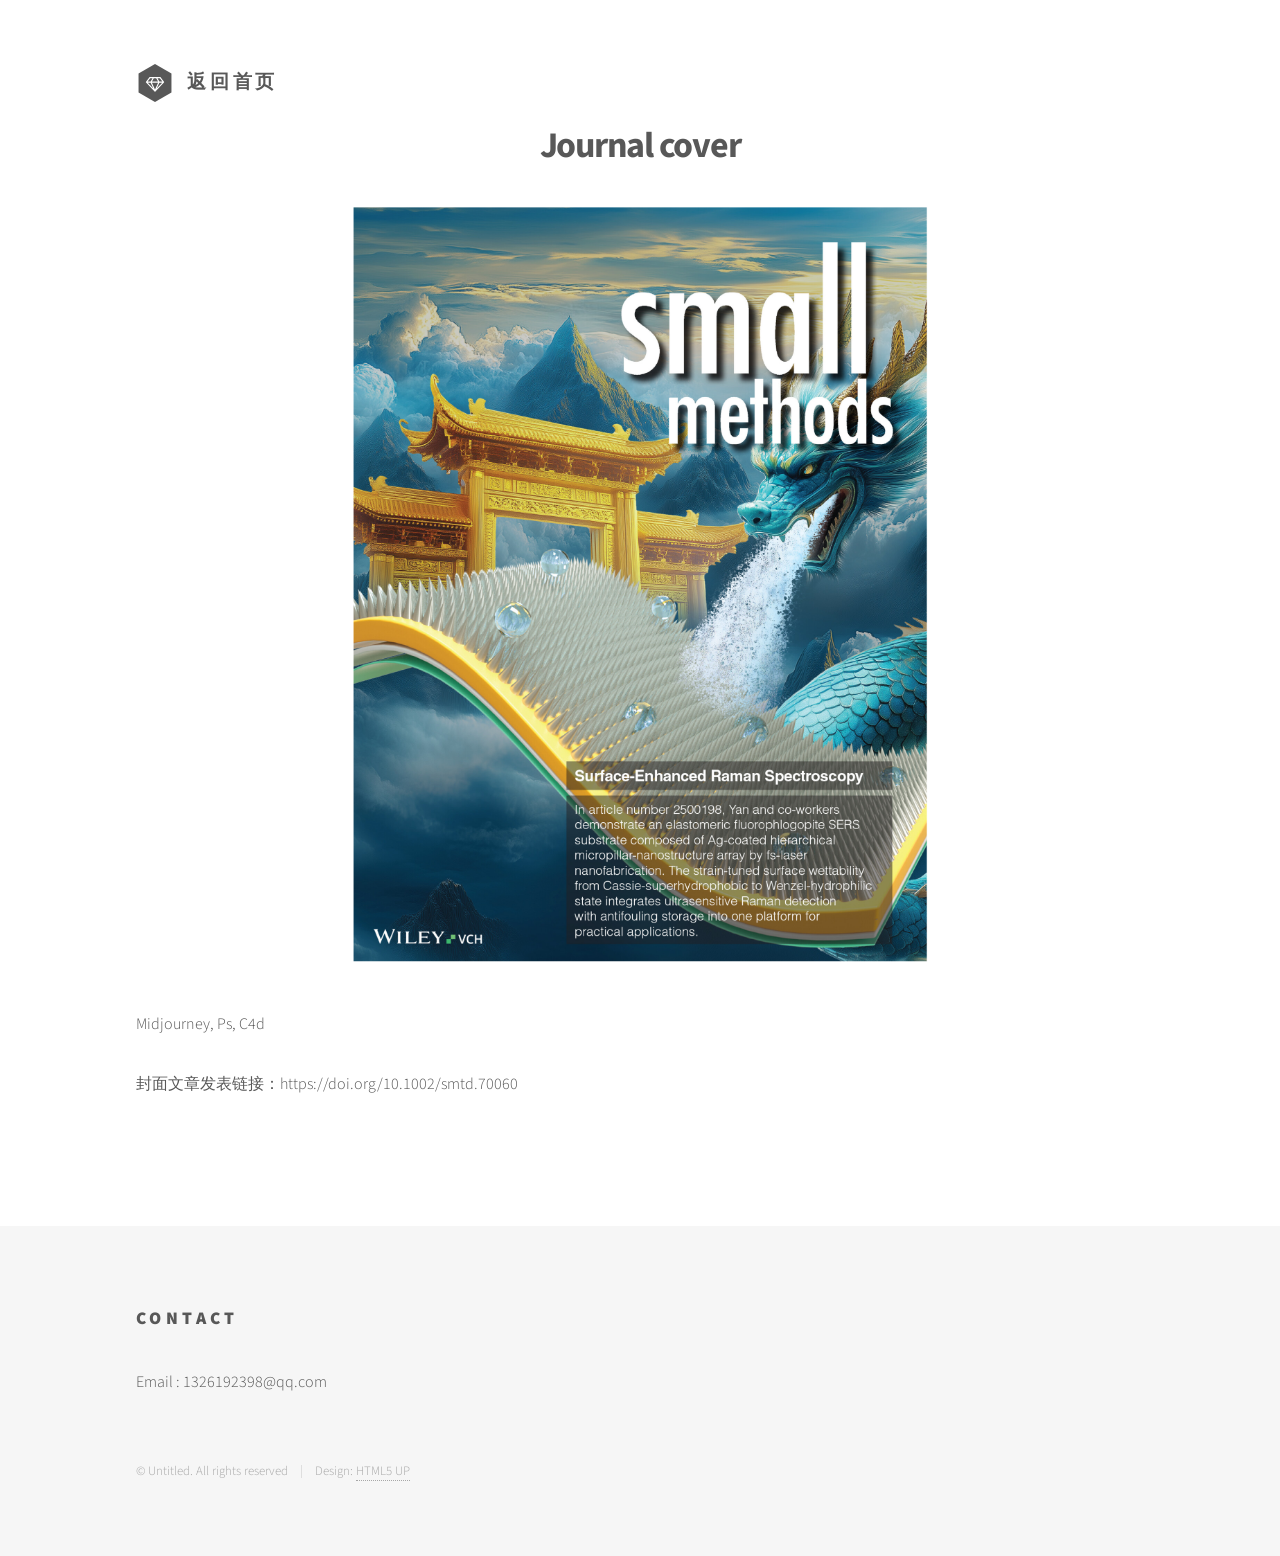
<file: work02.html>
<!DOCTYPE HTML>
<!--
	Phantom by HTML5 UP
	html5up.net | @ajlkn
	Free for personal and commercial use under the CCA 3.0 license (html5up.net/license)
-->
<html>
	<head>
		<title>Journal Cover | Lynn Li</title>
		<meta charset="utf-8" />
		<meta name="viewport" content="width=device-width, initial-scale=1, user-scalable=no" />
		<link rel="stylesheet" href="assets/css/main.css" />
		<noscript><link rel="stylesheet" href="assets/css/noscript.css" /></noscript>
	</head>
	<body class="is-preload">
		<!-- Wrapper -->
			<div id="wrapper">

				<!-- Header -->
					<header id="header">
						<div class="inner">

							<!-- Logo -->
								<a href="index.html" class="logo">
									<span class="symbol"><img src="images/logo.svg" alt="" /></span><span class="title">返回首页</span>
								</a>

						
						</div>
					</header>

			
				<!-- Main -->
					<div id="main">
						<div class="inner">
							<h1 style="text-align: center;">Journal cover</h1>
							<span class="image main"><img src="images/work02.png" alt="" /></span>
							<p>Midjourney, Ps, C4d</p>
							<p>封面文章发表链接：https://doi.org/10.1002/smtd.70060</p>
							<p> </p>
						</div>
					</div>

				<!-- Footer -->
					<footer id="footer">
						<div class="inner">
							<section>
								<h2>Contact</h2>
								<p> Email : 1326192398@qq.com </p>
							</section>
							<ul class="copyright">
								<li>&copy; Untitled. All rights reserved</li><li>Design: <a href="http://html5up.net">HTML5 UP</a></li>
							</ul>
						</div>
					</footer>

			</div>

		<!-- Scripts -->
			<script src="assets/js/jquery.min.js"></script>
			<script src="assets/js/browser.min.js"></script>
			<script src="assets/js/breakpoints.min.js"></script>
			<script src="assets/js/util.js"></script>
			<script src="assets/js/main.js"></script>

	</body>
</html>
</file>
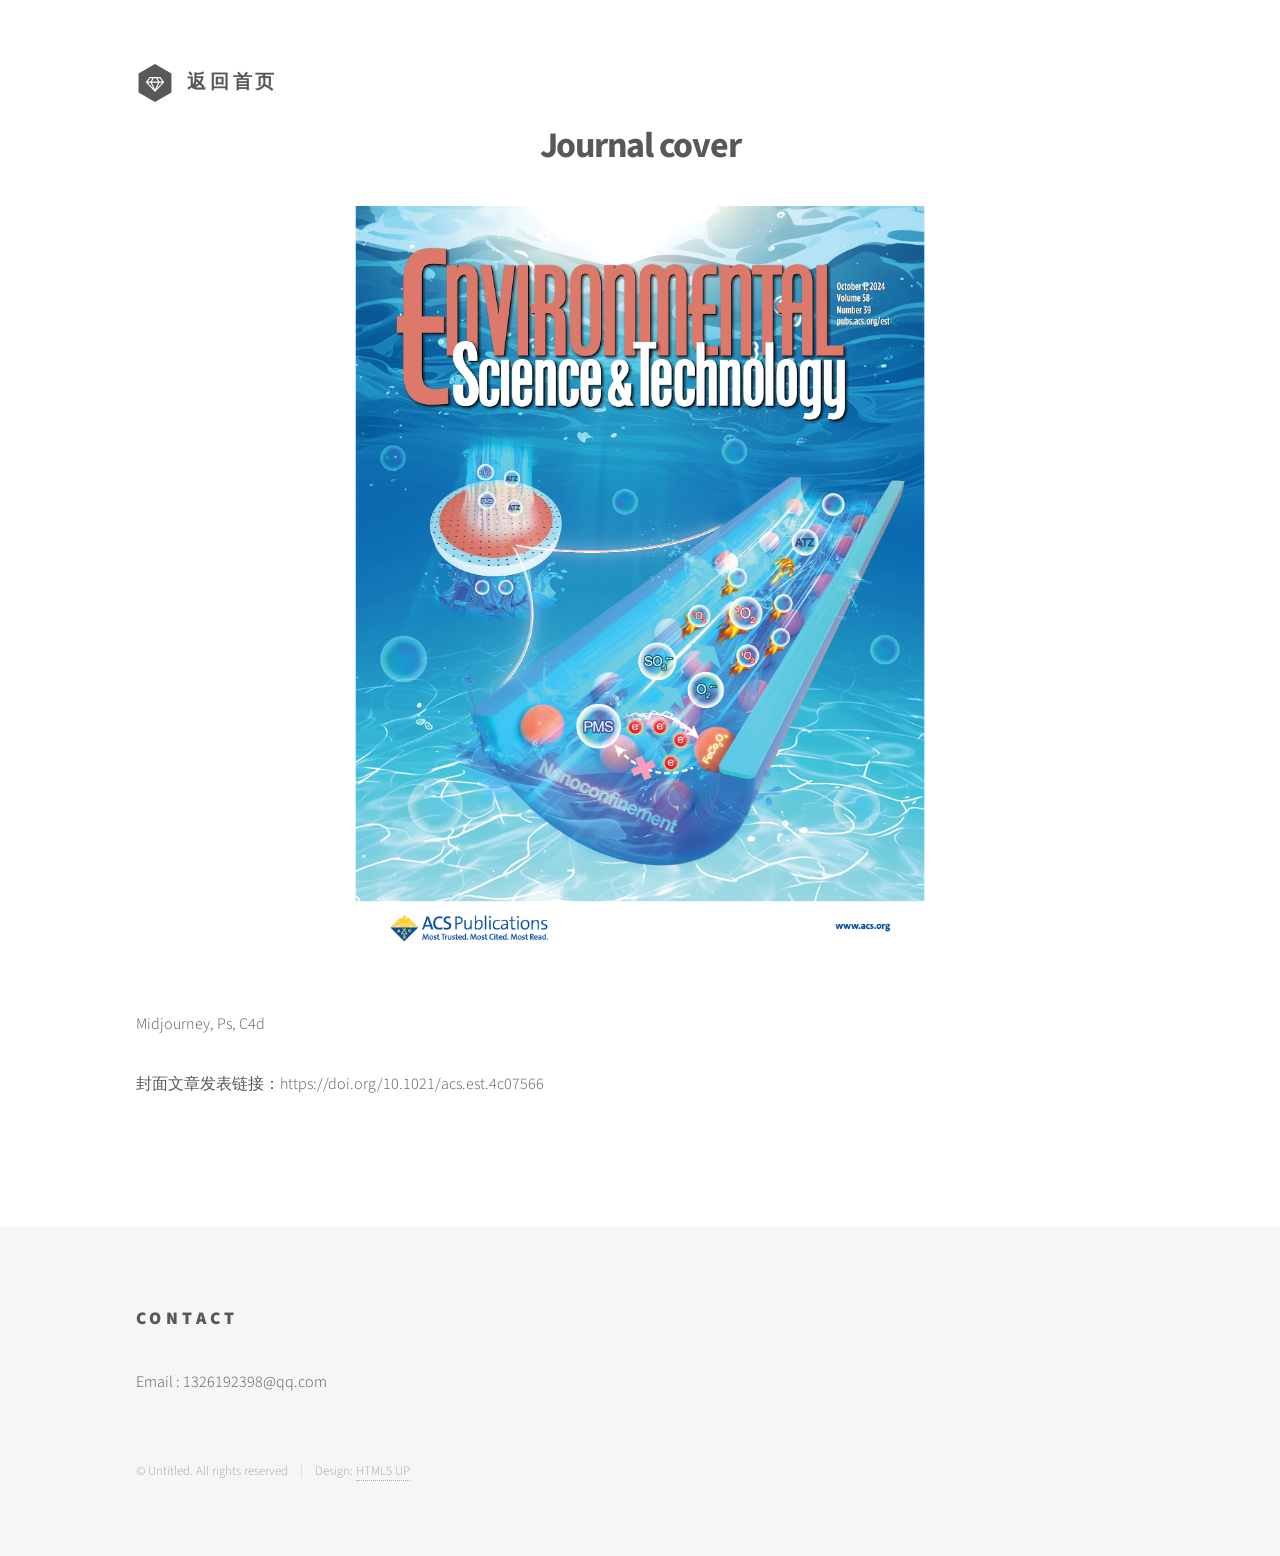
<file: work03.html>
<!DOCTYPE HTML>
<!--
	Phantom by HTML5 UP
	html5up.net | @ajlkn
	Free for personal and commercial use under the CCA 3.0 license (html5up.net/license)
-->
<html>
	<head>
		<title>商业项目01</title>
		<meta charset="utf-8" />
		<meta name="viewport" content="width=device-width, initial-scale=1, user-scalable=no" />
		<link rel="stylesheet" href="assets/css/main.css" />
		<noscript><link rel="stylesheet" href="assets/css/noscript.css" /></noscript>
	</head>
	<body class="is-preload">
		<!-- Wrapper -->
			<div id="wrapper">

				<!-- Header -->
					<header id="header">
						<div class="inner">

							<!-- Logo -->
								<a href="index.html" class="logo">
									<span class="symbol"><img src="images/logo.svg" alt="" /></span><span class="title">返回首页</span>
								</a>

						
						</div>
					</header>

			
				<!-- Main -->
					<div id="main">
						<div class="inner">
							<h1 style="text-align: center;">Journal cover</h1>
							<span class="image main"><img src="images/work03.png" alt="" /></span>
							<p> Midjourney, Ps, C4d </p>
							<p> 封面文章发表链接：https://doi.org/10.1021/acs.est.4c07566 </p>
							<p> </p>
						</div>
					</div>

				<!-- Footer -->
					<footer id="footer">
						<div class="inner">
							<section>
								<h2>Contact</h2>
								<p> Email : 1326192398@qq.com </p>
							</section>
							<ul class="copyright">
								<li>&copy; Untitled. All rights reserved</li><li>Design: <a href="http://html5up.net">HTML5 UP</a></li>
							</ul>
						</div>
					</footer>

			</div>

		<!-- Scripts -->
			<script src="assets/js/jquery.min.js"></script>
			<script src="assets/js/browser.min.js"></script>
			<script src="assets/js/breakpoints.min.js"></script>
			<script src="assets/js/util.js"></script>
			<script src="assets/js/main.js"></script>

	</body>
</html>
</file>
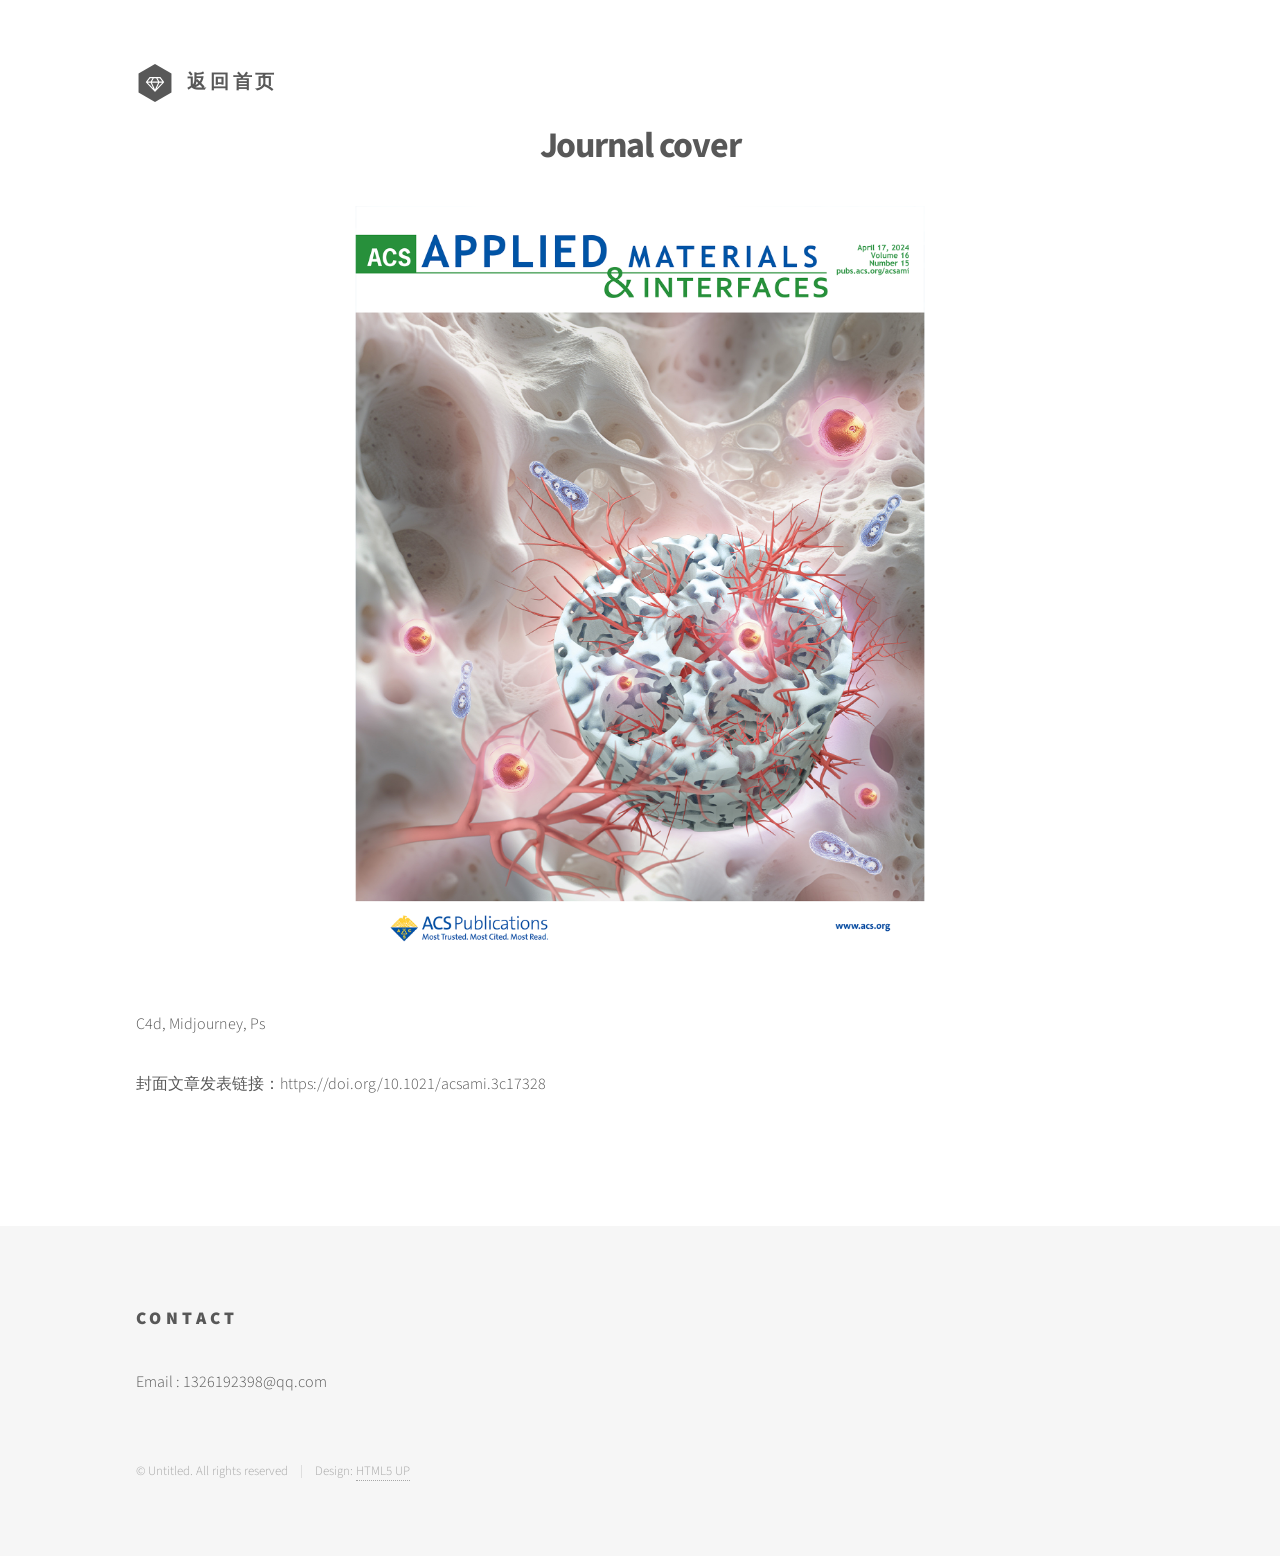
<file: work04.html>
<!DOCTYPE HTML>
<!--
	Phantom by HTML5 UP
	html5up.net | @ajlkn
	Free for personal and commercial use under the CCA 3.0 license (html5up.net/license)
-->
<html>
	<head>
		<title>Journal Cover | Lynn Li</title>
		<meta charset="utf-8" />
		<meta name="viewport" content="width=device-width, initial-scale=1, user-scalable=no" />
		<link rel="stylesheet" href="assets/css/main.css" />
		<noscript><link rel="stylesheet" href="assets/css/noscript.css" /></noscript>
	</head>
	<body class="is-preload">
		<!-- Wrapper -->
			<div id="wrapper">

				<!-- Header -->
					<header id="header">
						<div class="inner">

							<!-- Logo -->
								<a href="index.html" class="logo">
									<span class="symbol"><img src="images/logo.svg" alt="" /></span><span class="title">返回首页</span>
								</a>

						
						</div>
					</header>

			
				<!-- Main -->
					<div id="main">
						<div class="inner">
							<h1 style="text-align: center;">Journal cover</h1>
							<span class="image main"><img src="images/work04.png" alt="" /></span>
							<p> C4d, Midjourney, Ps </p>
							<p> 封面文章发表链接：https://doi.org/10.1021/acsami.3c17328 </p>
							<p> </p>
							</div>
					</div>

				<!-- Footer -->
					<footer id="footer">
						<div class="inner">
							<section>
								<h2>Contact</h2>
								<p> Email : 1326192398@qq.com </p>
							</section>
							<ul class="copyright">
								<li>&copy; Untitled. All rights reserved</li><li>Design: <a href="http://html5up.net">HTML5 UP</a></li>
							</ul>
						</div>
					</footer>

			</div>

		<!-- Scripts -->
			<script src="assets/js/jquery.min.js"></script>
			<script src="assets/js/browser.min.js"></script>
			<script src="assets/js/breakpoints.min.js"></script>
			<script src="assets/js/util.js"></script>
			<script src="assets/js/main.js"></script>

	</body>
</html>
</file>
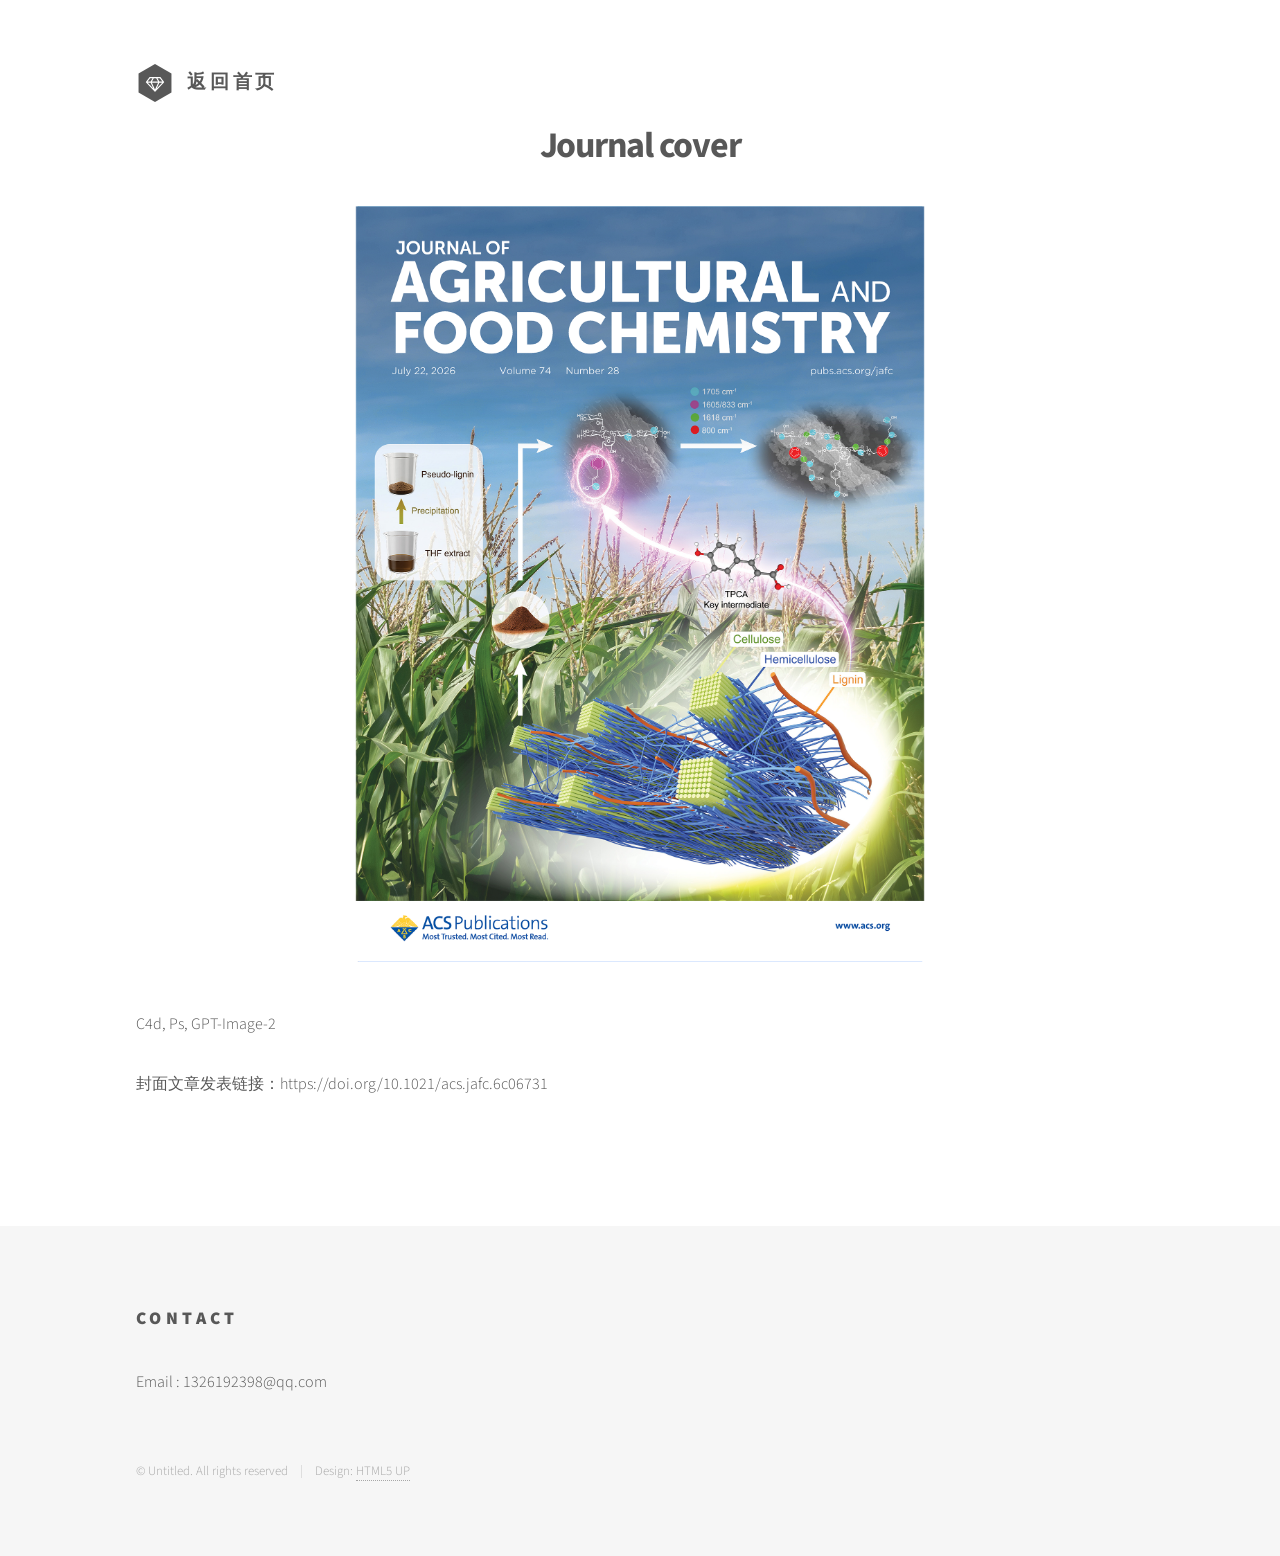
<file: work05.html>
<!DOCTYPE HTML>
<!--
	Phantom by HTML5 UP
	html5up.net | @ajlkn
	Free for personal and commercial use under the CCA 3.0 license (html5up.net/license)
-->
<html>
	<head>
		<title>Journal Cover | Lynn Li</title>
		<meta charset="utf-8" />
		<meta name="viewport" content="width=device-width, initial-scale=1, user-scalable=no" />
		<link rel="stylesheet" href="assets/css/main.css" />
		<noscript><link rel="stylesheet" href="assets/css/noscript.css" /></noscript>
	</head>
	<body class="is-preload">
		<!-- Wrapper -->
			<div id="wrapper">

				<!-- Header -->
					<header id="header">
						<div class="inner">

							<!-- Logo -->
								<a href="index.html" class="logo">
									<span class="symbol"><img src="images/logo.svg" alt="" /></span><span class="title">返回首页</span>
								</a>

						
						</div>
					</header>

			
				<!-- Main -->
					<div id="main">
						<div class="inner">
							<h1 style="text-align: center;">Journal cover</h1>
							<span class="image main"><img src="images/work05.png" alt="" /></span>
							<p>C4d, Ps, GPT-Image-2 </p>
							<p> 封面文章发表链接：https://doi.org/10.1021/acs.jafc.6c06731 </p>
							<p> </p>
						</div>
					</div>

				<!-- Footer -->
					<footer id="footer">
						<div class="inner">
							<section>
								<h2>Contact</h2>
								<p> Email : 1326192398@qq.com </p>
							</section>
							<ul class="copyright">
								<li>&copy; Untitled. All rights reserved</li><li>Design: <a href="http://html5up.net">HTML5 UP</a></li>
							</ul>
						</div>
					</footer>

			</div>

		<!-- Scripts -->
			<script src="assets/js/jquery.min.js"></script>
			<script src="assets/js/browser.min.js"></script>
			<script src="assets/js/breakpoints.min.js"></script>
			<script src="assets/js/util.js"></script>
			<script src="assets/js/main.js"></script>

	</body>
</html>
</file>
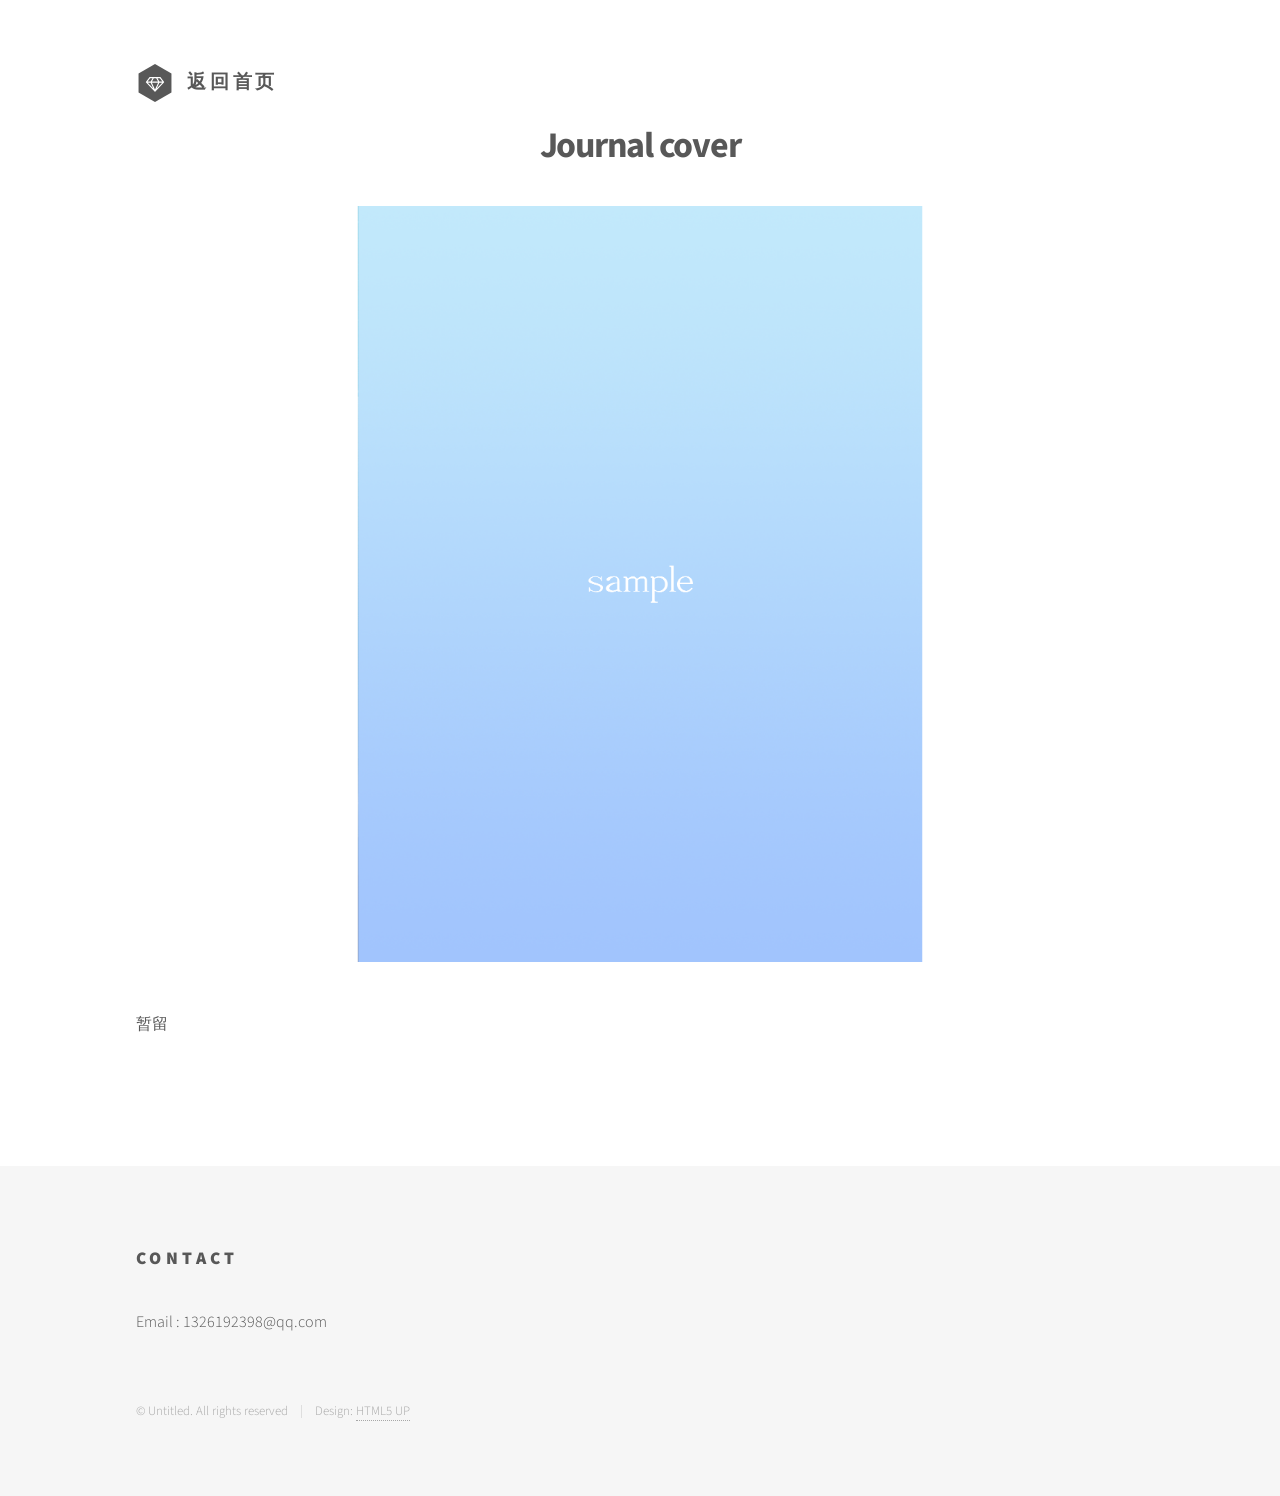
<file: work06.html>
<!DOCTYPE HTML>
<!--
	Phantom by HTML5 UP
	html5up.net | @ajlkn
	Free for personal and commercial use under the CCA 3.0 license (html5up.net/license)
-->
<html>
	<head>
		<title>Journal Cover | Lynn Li</title>
		<meta charset="utf-8" />
		<meta name="viewport" content="width=device-width, initial-scale=1, user-scalable=no" />
		<link rel="stylesheet" href="assets/css/main.css" />
		<noscript><link rel="stylesheet" href="assets/css/noscript.css" /></noscript>
	</head>
	<body class="is-preload">
		<!-- Wrapper -->
			<div id="wrapper">

				<!-- Header -->
					<header id="header">
						<div class="inner">

							<!-- Logo -->
								<a href="index.html" class="logo">
									<span class="symbol"><img src="images/logo.svg" alt="" /></span><span class="title">返回首页</span>
								</a>

						
						</div>
					</header>

			
				<!-- Main -->
					<div id="main">
						<div class="inner">
							<h1 style="text-align: center;">Journal cover</h1>
							<span class="image main"><img src="images/work06.png" alt="" /></span>
							<p>暂留</p>
							<p>  </p>
							<p> </p>
						</div>
					</div>

				<!-- Footer -->
					<footer id="footer">
						<div class="inner">
							<section>
								<h2>Contact</h2>
								<p> Email : 1326192398@qq.com </p>
							</section>
							<ul class="copyright">
								<li>&copy; Untitled. All rights reserved</li><li>Design: <a href="http://html5up.net">HTML5 UP</a></li>
							</ul>
						</div>
					</footer>

			</div>

		<!-- Scripts -->
			<script src="assets/js/jquery.min.js"></script>
			<script src="assets/js/browser.min.js"></script>
			<script src="assets/js/breakpoints.min.js"></script>
			<script src="assets/js/util.js"></script>
			<script src="assets/js/main.js"></script>

	</body>
</html>
</file>
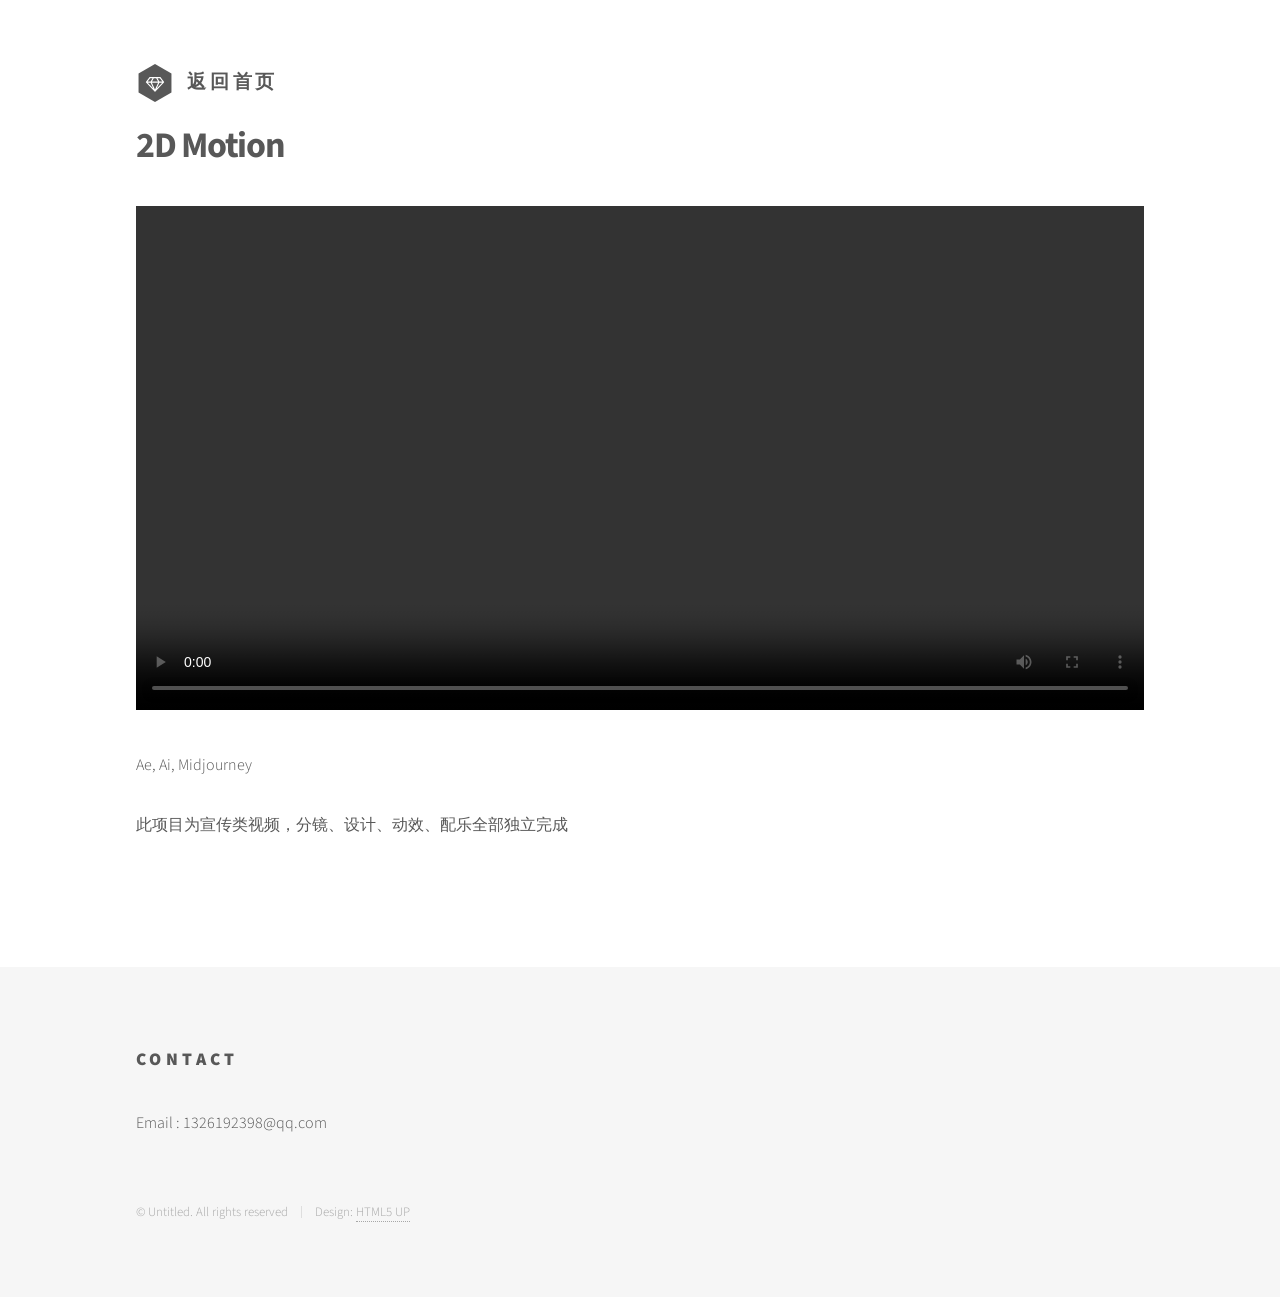
<file: work07.html>
<!DOCTYPE HTML>
<!--
	Phantom by HTML5 UP
	html5up.net | @ajlkn
	Free for personal and commercial use under the CCA 3.0 license (html5up.net/license)
-->
<html>
	<head>
		<title>	Video Design | Lynn Li</title>
		<meta charset="utf-8" />
		<meta name="viewport" content="width=device-width, initial-scale=1, user-scalable=no" />
		<link rel="stylesheet" href="assets/css/main.css" />
		<noscript><link rel="stylesheet" href="assets/css/noscript.css" /></noscript>
	</head>
	<body class="is-preload">
		<!-- Wrapper -->
			<div id="wrapper">

				<!-- Header -->
					<header id="header">
						<div class="inner">

							<!-- Logo -->
								<a href="index.html" class="logo">
									<span class="symbol"><img src="images/logo.svg" alt="" /></span><span class="title">返回首页</span>
								</a>

						
						</div>
					</header>

			
				<!-- Main -->
					<div id="main">
						<div class="inner">
							<h1>2D Motion</h1>
							<video controls width="100%"><source src="https://pub-f2e975db450a454d81588fb5b06289d0.r2.dev/commercial_motion01.mp4"></video>
							<p> </p>
							<p>Ae, Ai, Midjourney</p>
							<p>此项目为宣传类视频，分镜、设计、动效、配乐全部独立完成</p>
						</div>
					</div>

				<!-- Footer -->
					<footer id="footer">
						<div class="inner">
							<section>
								<h2>Contact</h2>
								<p> Email : 1326192398@qq.com </p>
							</section>
							<ul class="copyright">
								<li>&copy; Untitled. All rights reserved</li><li>Design: <a href="http://html5up.net">HTML5 UP</a></li>
							</ul>
						</div>
					</footer>

			</div>

		<!-- Scripts -->
			<script src="assets/js/jquery.min.js"></script>
			<script src="assets/js/browser.min.js"></script>
			<script src="assets/js/breakpoints.min.js"></script>
			<script src="assets/js/util.js"></script>
			<script src="assets/js/main.js"></script>

	</body>
</html>
</file>
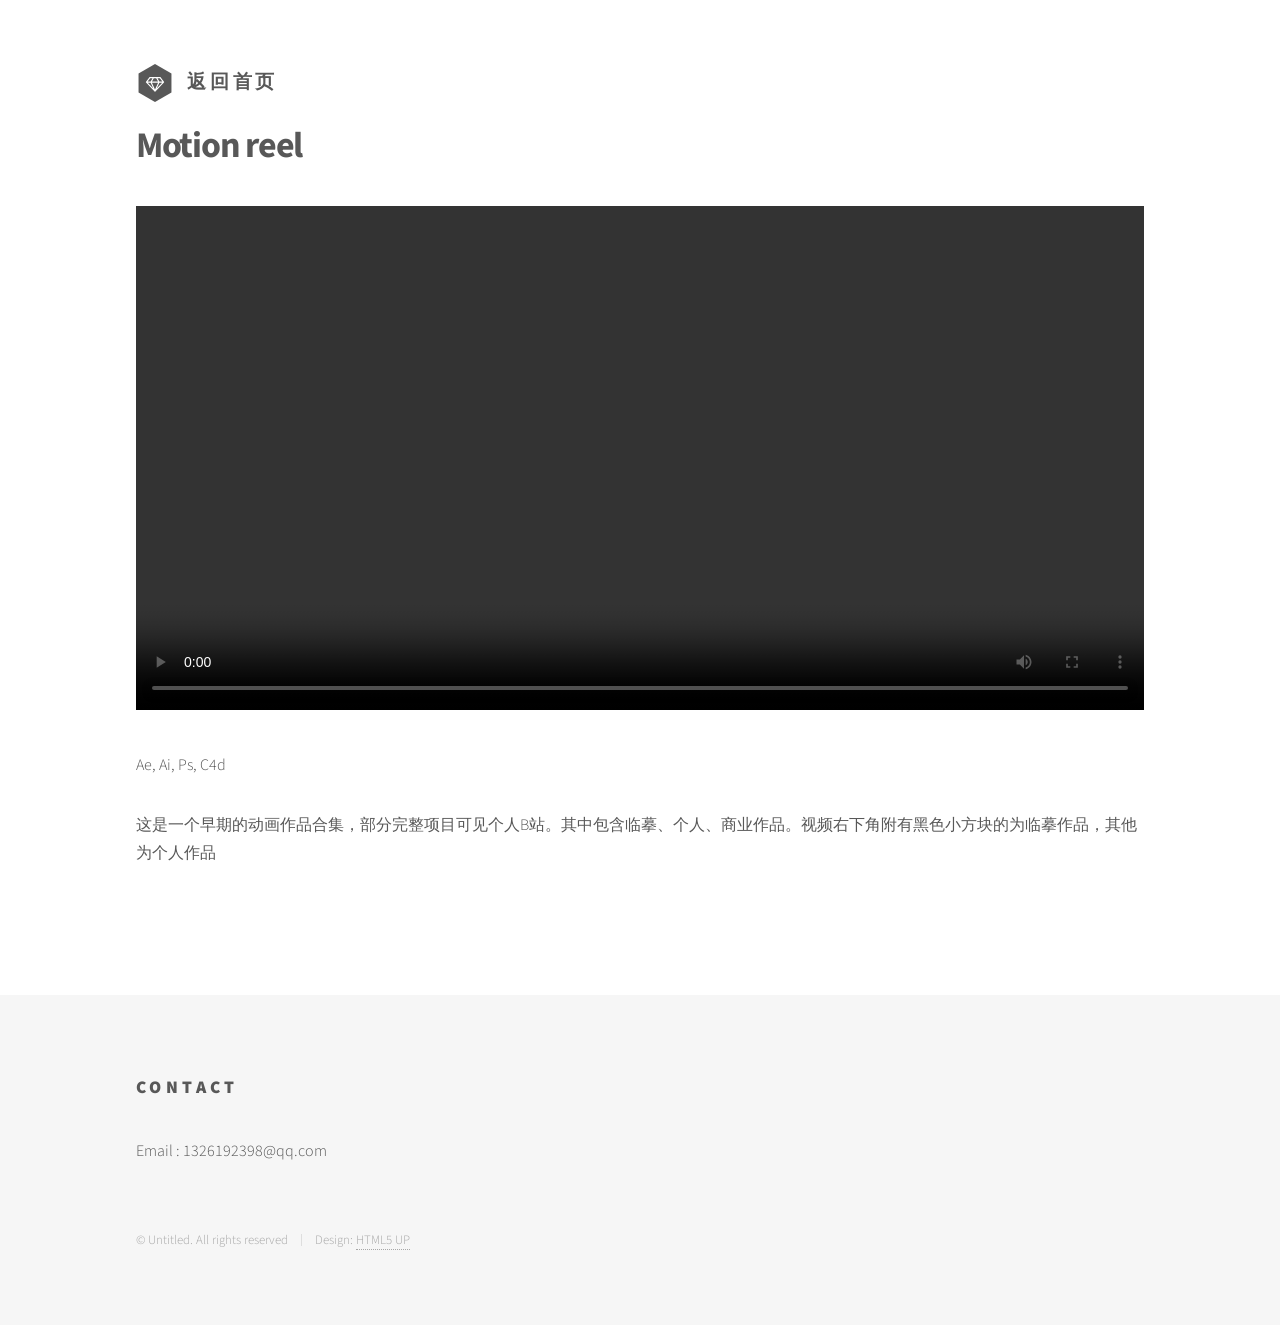
<file: work10.html>
<!DOCTYPE HTML>
<!--
	Phantom by HTML5 UP
	html5up.net | @ajlkn
	Free for personal and commercial use under the CCA 3.0 license (html5up.net/license)
-->
<html>
	<head>
		<title>	Video Design | Lynn Li</title>
		<meta charset="utf-8" />
		<meta name="viewport" content="width=device-width, initial-scale=1, user-scalable=no" />
		<link rel="stylesheet" href="assets/css/main.css" />
		<noscript><link rel="stylesheet" href="assets/css/noscript.css" /></noscript>
	</head>
	<body class="is-preload">
		<!-- Wrapper -->
			<div id="wrapper">

				<!-- Header -->
					<header id="header">
						<div class="inner">

							<!-- Logo -->
								<a href="index.html" class="logo">
									<span class="symbol"><img src="images/logo.svg" alt="" /></span><span class="title">返回首页</span>
								</a>

						
						</div>
					</header>

			
				<!-- Main -->
					<div id="main">
						<div class="inner">
							<h1>Motion reel </h1>
							<video controls width="100%"><source src="https://pub-f2e975db450a454d81588fb5b06289d0.r2.dev/personal_motion01.mp4" type="video/mp4"></video>
							<p> </p>
							<p>Ae, Ai, Ps, C4d</p>
							<p> 这是一个早期的动画作品合集，部分完整项目可见个人B站。其中包含临摹、个人、商业作品。视频右下角附有黑色小方块的为临摹作品，其他为个人作品</p>
						</div>
					</div>

				<!-- Footer -->
					<footer id="footer">
						<div class="inner">
							<section>
								<h2>Contact</h2>
								<p> Email : 1326192398@qq.com </p>
							</section>
							<ul class="copyright">
								<li>&copy; Untitled. All rights reserved</li><li>Design: <a href="http://html5up.net">HTML5 UP</a></li>
							</ul>
						</div>
					</footer>

			</div>

		<!-- Scripts -->
			<script src="assets/js/jquery.min.js"></script>
			<script src="assets/js/browser.min.js"></script>
			<script src="assets/js/breakpoints.min.js"></script>
			<script src="assets/js/util.js"></script>
			<script src="assets/js/main.js"></script>

	</body>
</html>
</file>
<file: assets/css/noscript.css>
/*
	Phantom by HTML5 UP
	html5up.net | @ajlkn
	Free for personal and commercial use under the CCA 3.0 license (html5up.net/license)
*/

/* Tiles */

	body.is-preload .tiles article {
		-moz-transform: none;
		-webkit-transform: none;
		-ms-transform: none;
		transform: none;
		opacity: 1;
	}
</file>
<file: assets/css/main.css>
@import url(fontawesome-all.min.css);
@import url("https://fonts.googleapis.com/css?family=Source+Sans+Pro:300,700,900");

/*
	Phantom by HTML5 UP
	html5up.net | @ajlkn
	Free for personal and commercial use under the CCA 3.0 license (html5up.net/license)
*/

html, body, div, span, applet, object,
iframe, h1, h2, h3, h4, h5, h6, p, blockquote,
pre, a, abbr, acronym, address, big, cite,
code, del, dfn, em, img, ins, kbd, q, s, samp,
small, strike, strong, sub, sup, tt, var, b,
u, i, center, dl, dt, dd, ol, ul, li, fieldset,
form, label, legend, table, caption, tbody,
tfoot, thead, tr, th, td, article, aside,
canvas, details, embed, figure, figcaption,
footer, header, hgroup, menu, nav, output, ruby,
section, summary, time, mark, audio, video {
	margin: 0;
	padding: 0;
	border: 0;
	font-size: 100%;
	font: inherit;
	vertical-align: baseline;}

article, aside, details, figcaption, figure,
footer, header, hgroup, menu, nav, section {
	display: block;}

body {
	line-height: 1;
}

ol, ul {
	list-style: none;
}

blockquote, q {
	quotes: none;
}

	blockquote:before, blockquote:after, q:before, q:after {
		content: '';
		content: none;
	}

table {
	border-collapse: collapse;
	border-spacing: 0;
}

body {
	-webkit-text-size-adjust: none;
}

mark {
	background-color: transparent;
	color: inherit;
}

input::-moz-focus-inner {
	border: 0;
	padding: 0;
}

input, select, textarea {
	-moz-appearance: none;
	-webkit-appearance: none;
	-ms-appearance: none;
	appearance: none;
}

/* Basic */

	@-ms-viewport {
		width: device-width;
	}

	body {
		-ms-overflow-style: scrollbar;
	}

	@media screen and (max-width: 480px) {

		html, body {
			min-width: 320px;
		}

	}

	html {
		box-sizing: border-box;
	}

	*, *:before, *:after {
		box-sizing: inherit;
	}

	body {
		background: #ffffff;
	}

		body.is-preload *, body.is-preload *:before, body.is-preload *:after {
			-moz-animation: none !important;
			-webkit-animation: none !important;
			-ms-animation: none !important;
			animation: none !important;
			-moz-transition: none !important;
			-webkit-transition: none !important;
			-ms-transition: none !important;
			transition: none !important;
		}

/* Type */

	body, input, select, textarea {
		color: #585858;
		font-family: "Source Sans Pro", Helvetica, sans-serif;
		font-size: 16pt;
		font-weight: 300;
		line-height: 1.75;
	}

		@media screen and (max-width: 1680px) {

			body, input, select, textarea {
				font-size: 14pt;
			}

		}

		@media screen and (max-width: 1280px) {

			body, input, select, textarea {
				font-size: 12pt;
			}

		}

	a {
		-moz-transition: border-bottom-color 0.2s ease, color 0.2s ease;
		-webkit-transition: border-bottom-color 0.2s ease, color 0.2s ease;
		-ms-transition: border-bottom-color 0.2s ease, color 0.2s ease;
		transition: border-bottom-color 0.2s ease, color 0.2s ease;
		text-decoration: none;
		color: #585858;
		border-bottom: dotted 1px rgba(88, 88, 88, 0.5);
	}

		a:hover {
			border-bottom-color: transparent;
			color: #f2849e !important;
		}

	strong, b {
		font-weight: 900;
	}

	em, i {
		font-style: italic;
	}

	p {
		margin: 0 0 2em 0;
	}

	h1 {
		font-size: 2.25em;
		font-weight: 700;
		line-height: 1.3;
		margin: 0 0 1em 0;
		letter-spacing: -0.035em;
	}

		h1 a {
			color: inherit;
		}

		@media screen and (max-width: 736px) {

			h1 {
				font-size: 2em;
				margin: 0 0 1em 0;
			}

		}

		@media screen and (max-width: 360px) {

			h1 {
				font-size: 1.75em;
			}

		}

	h2, h3, h4, h5, h6 {
		font-weight: 900;
		line-height: 1.5;
		margin: 0 0 2em 0;
		text-transform: uppercase;
		letter-spacing: 0.25em;
	}

		h2 a, h3 a, h4 a, h5 a, h6 a {
			color: inherit;
		}

	h2 {
		font-size: 1.1em;
	}

	h3 {
		font-size: 1em;
	}

	h4 {
		font-size: 0.8em;
	}

	h5 {
		font-size: 0.8em;
	}

	h6 {
		font-size: 0.8em;
	}

	@media screen and (max-width: 980px) {

		h1 br, h2 br, h3 br, h4 br, h5 br, h6 br {
			display: none;
		}

	}

	@media screen and (max-width: 736px) {

		h2 {
			font-size: 1em;
		}

		h3 {
			font-size: 0.8em;
		}

	}

	sub {
		font-size: 0.8em;
		position: relative;
		top: 0.5em;
	}

	sup {
		font-size: 0.8em;
		position: relative;
		top: -0.5em;
	}

	blockquote {
		border-left: solid 4px #c9c9c9;
		font-style: italic;
		margin: 0 0 2em 0;
		padding: 0.5em 0 0.5em 2em;
	}

	code {
		background: rgba(144, 144, 144, 0.075);
		border-radius: 4px;
		border: solid 1px #c9c9c9;
		font-family: "Courier New", monospace;
		font-size: 0.9em;
		margin: 0 0.25em;
		padding: 0.25em 0.65em;
	}

	pre {
		-webkit-overflow-scrolling: touch;
		font-family: "Courier New", monospace;
		font-size: 0.9em;
		margin: 0 0 2em 0;
	}

		pre code {
			display: block;
			line-height: 1.75;
			padding: 1em 1.5em;
			overflow-x: auto;
		}

	hr {
		border: 0;
		border-bottom: solid 1px #c9c9c9;
		margin: 2em 0;
	}

		hr.major {
			margin: 3em 0;
		}

	.align-left {
		text-align: left;
	}

	.align-center {
		text-align: center;
	}

	.align-right {
		text-align: right;
	}

/* Row */

	.row {
		display: flex;
		flex-wrap: wrap;
		box-sizing: border-box;
		align-items: stretch;
	}

		.row > * {
			box-sizing: border-box;
		}

		.row.gtr-uniform > * > :last-child {
			margin-bottom: 0;
		}

		.row.aln-left {
			justify-content: flex-start;
		}

		.row.aln-center {
			justify-content: center;
		}

		.row.aln-right {
			justify-content: flex-end;
		}

		.row.aln-top {
			align-items: flex-start;
		}

		.row.aln-middle {
			align-items: center;
		}

		.row.aln-bottom {
			align-items: flex-end;
		}

		.row > .imp {
			order: -1;
		}

		.row > .col-1 {
			width: 8.33333%;
		}

		.row > .off-1 {
			margin-left: 8.33333%;
		}

		.row > .col-2 {
			width: 16.66667%;
		}

		.row > .off-2 {
			margin-left: 16.66667%;
		}

		.row > .col-3 {
			width: 25%;
		}

		.row > .off-3 {
			margin-left: 25%;
		}

		.row > .col-4 {
			width: 33.33333%;
		}

		.row > .off-4 {
			margin-left: 33.33333%;
		}

		.row > .col-5 {
			width: 41.66667%;
		}

		.row > .off-5 {
			margin-left: 41.66667%;
		}

		.row > .col-6 {
			width: 50%;
		}

		.row > .off-6 {
			margin-left: 50%;
		}

		.row > .col-7 {
			width: 58.33333%;
		}

		.row > .off-7 {
			margin-left: 58.33333%;
		}

		.row > .col-8 {
			width: 66.66667%;
		}

		.row > .off-8 {
			margin-left: 66.66667%;
		}

		.row > .col-9 {
			width: 75%;
		}

		.row > .off-9 {
			margin-left: 75%;
		}

		.row > .col-10 {
			width: 83.33333%;
		}

		.row > .off-10 {
			margin-left: 83.33333%;
		}

		.row > .col-11 {
			width: 91.66667%;
		}

		.row > .off-11 {
			margin-left: 91.66667%;
		}

		.row > .col-12 {
			width: 100%;
		}

		.row > .off-12 {
			margin-left: 100%;
		}

		.row.gtr-0 {
			margin-top: 0;
			margin-left: 0em;
		}

			.row.gtr-0 > * {
				padding: 0 0 0 0em;
			}

			.row.gtr-0.gtr-uniform {
				margin-top: 0em;
			}

				.row.gtr-0.gtr-uniform > * {
					padding-top: 0em;
				}

		.row.gtr-25 {
			margin-top: 0;
			margin-left: -0.5em;
		}

			.row.gtr-25 > * {
				padding: 0 0 0 0.5em;
			}

			.row.gtr-25.gtr-uniform {
				margin-top: -0.5em;
			}

				.row.gtr-25.gtr-uniform > * {
					padding-top: 0.5em;
				}

		.row.gtr-50 {
			margin-top: 0;
			margin-left: -1em;
		}

			.row.gtr-50 > * {
				padding: 0 0 0 1em;
			}

			.row.gtr-50.gtr-uniform {
				margin-top: -1em;
			}

				.row.gtr-50.gtr-uniform > * {
					padding-top: 1em;
				}

		.row {
			margin-top: 0;
			margin-left: -2em;
		}

			.row > * {
				padding: 0 0 0 2em;
			}

			.row.gtr-uniform {
				margin-top: -2em;
			}

				.row.gtr-uniform > * {
					padding-top: 2em;
				}

		.row.gtr-150 {
			margin-top: 0;
			margin-left: -3em;
		}

			.row.gtr-150 > * {
				padding: 0 0 0 3em;
			}

			.row.gtr-150.gtr-uniform {
				margin-top: -3em;
			}

				.row.gtr-150.gtr-uniform > * {
					padding-top: 3em;
				}

		.row.gtr-200 {
			margin-top: 0;
			margin-left: -4em;
		}

			.row.gtr-200 > * {
				padding: 0 0 0 4em;
			}

			.row.gtr-200.gtr-uniform {
				margin-top: -4em;
			}

				.row.gtr-200.gtr-uniform > * {
					padding-top: 4em;
				}

		@media screen and (max-width: 1680px) {

			.row {
				display: flex;
				flex-wrap: wrap;
				box-sizing: border-box;
				align-items: stretch;
			}

				.row > * {
					box-sizing: border-box;
				}

				.row.gtr-uniform > * > :last-child {
					margin-bottom: 0;
				}

				.row.aln-left {
					justify-content: flex-start;
				}

				.row.aln-center {
					justify-content: center;
				}

				.row.aln-right {
					justify-content: flex-end;
				}

				.row.aln-top {
					align-items: flex-start;
				}

				.row.aln-middle {
					align-items: center;
				}

				.row.aln-bottom {
					align-items: flex-end;
				}

				.row > .imp-xlarge {
					order: -1;
				}

				.row > .col-1-xlarge {
					width: 8.33333%;
				}

				.row > .off-1-xlarge {
					margin-left: 8.33333%;
				}

				.row > .col-2-xlarge {
					width: 16.66667%;
				}

				.row > .off-2-xlarge {
					margin-left: 16.66667%;
				}

				.row > .col-3-xlarge {
					width: 25%;
				}

				.row > .off-3-xlarge {
					margin-left: 25%;
				}

				.row > .col-4-xlarge {
					width: 33.33333%;
				}

				.row > .off-4-xlarge {
					margin-left: 33.33333%;
				}

				.row > .col-5-xlarge {
					width: 41.66667%;
				}

				.row > .off-5-xlarge {
					margin-left: 41.66667%;
				}

				.row > .col-6-xlarge {
					width: 50%;
				}

				.row > .off-6-xlarge {
					margin-left: 50%;
				}

				.row > .col-7-xlarge {
					width: 58.33333%;
				}

				.row > .off-7-xlarge {
					margin-left: 58.33333%;
				}

				.row > .col-8-xlarge {
					width: 66.66667%;
				}

				.row > .off-8-xlarge {
					margin-left: 66.66667%;
				}

				.row > .col-9-xlarge {
					width: 75%;
				}

				.row > .off-9-xlarge {
					margin-left: 75%;
				}

				.row > .col-10-xlarge {
					width: 83.33333%;
				}

				.row > .off-10-xlarge {
					margin-left: 83.33333%;
				}

				.row > .col-11-xlarge {
					width: 91.66667%;
				}

				.row > .off-11-xlarge {
					margin-left: 91.66667%;
				}

				.row > .col-12-xlarge {
					width: 100%;
				}

				.row > .off-12-xlarge {
					margin-left: 100%;
				}

				.row.gtr-0 {
					margin-top: 0;
					margin-left: 0em;
				}

					.row.gtr-0 > * {
						padding: 0 0 0 0em;
					}

					.row.gtr-0.gtr-uniform {
						margin-top: 0em;
					}

						.row.gtr-0.gtr-uniform > * {
							padding-top: 0em;
						}

				.row.gtr-25 {
					margin-top: 0;
					margin-left: -0.5em;
				}

					.row.gtr-25 > * {
						padding: 0 0 0 0.5em;
					}

					.row.gtr-25.gtr-uniform {
						margin-top: -0.5em;
					}

						.row.gtr-25.gtr-uniform > * {
							padding-top: 0.5em;
						}

				.row.gtr-50 {
					margin-top: 0;
					margin-left: -1em;
				}

					.row.gtr-50 > * {
						padding: 0 0 0 1em;
					}

					.row.gtr-50.gtr-uniform {
						margin-top: -1em;
					}

						.row.gtr-50.gtr-uniform > * {
							padding-top: 1em;
						}

				.row {
					margin-top: 0;
					margin-left: -2em;
				}

					.row > * {
						padding: 0 0 0 2em;
					}

					.row.gtr-uniform {
						margin-top: -2em;
					}

						.row.gtr-uniform > * {
							padding-top: 2em;
						}

				.row.gtr-150 {
					margin-top: 0;
					margin-left: -3em;
				}

					.row.gtr-150 > * {
						padding: 0 0 0 3em;
					}

					.row.gtr-150.gtr-uniform {
						margin-top: -3em;
					}

						.row.gtr-150.gtr-uniform > * {
							padding-top: 3em;
						}

				.row.gtr-200 {
					margin-top: 0;
					margin-left: -4em;
				}

					.row.gtr-200 > * {
						padding: 0 0 0 4em;
					}

					.row.gtr-200.gtr-uniform {
						margin-top: -4em;
					}

						.row.gtr-200.gtr-uniform > * {
							padding-top: 4em;
						}

		}

		@media screen and (max-width: 1280px) {

			.row {
				display: flex;
				flex-wrap: wrap;
				box-sizing: border-box;
				align-items: stretch;
			}

				.row > * {
					box-sizing: border-box;
				}

				.row.gtr-uniform > * > :last-child {
					margin-bottom: 0;
				}

				.row.aln-left {
					justify-content: flex-start;
				}

				.row.aln-center {
					justify-content: center;
				}

				.row.aln-right {
					justify-content: flex-end;
				}

				.row.aln-top {
					align-items: flex-start;
				}

				.row.aln-middle {
					align-items: center;
				}

				.row.aln-bottom {
					align-items: flex-end;
				}

				.row > .imp-large {
					order: -1;
				}

				.row > .col-1-large {
					width: 8.33333%;
				}

				.row > .off-1-large {
					margin-left: 8.33333%;
				}

				.row > .col-2-large {
					width: 16.66667%;
				}

				.row > .off-2-large {
					margin-left: 16.66667%;
				}

				.row > .col-3-large {
					width: 25%;
				}

				.row > .off-3-large {
					margin-left: 25%;
				}

				.row > .col-4-large {
					width: 33.33333%;
				}

				.row > .off-4-large {
					margin-left: 33.33333%;
				}

				.row > .col-5-large {
					width: 41.66667%;
				}

				.row > .off-5-large {
					margin-left: 41.66667%;
				}

				.row > .col-6-large {
					width: 50%;
				}

				.row > .off-6-large {
					margin-left: 50%;
				}

				.row > .col-7-large {
					width: 58.33333%;
				}

				.row > .off-7-large {
					margin-left: 58.33333%;
				}

				.row > .col-8-large {
					width: 66.66667%;
				}

				.row > .off-8-large {
					margin-left: 66.66667%;
				}

				.row > .col-9-large {
					width: 75%;
				}

				.row > .off-9-large {
					margin-left: 75%;
				}

				.row > .col-10-large {
					width: 83.33333%;
				}

				.row > .off-10-large {
					margin-left: 83.33333%;
				}

				.row > .col-11-large {
					width: 91.66667%;
				}

				.row > .off-11-large {
					margin-left: 91.66667%;
				}

				.row > .col-12-large {
					width: 100%;
				}

				.row > .off-12-large {
					margin-left: 100%;
				}

				.row.gtr-0 {
					margin-top: 0;
					margin-left: 0em;
				}

					.row.gtr-0 > * {
						padding: 0 0 0 0em;
					}

					.row.gtr-0.gtr-uniform {
						margin-top: 0em;
					}

						.row.gtr-0.gtr-uniform > * {
							padding-top: 0em;
						}

				.row.gtr-25 {
					margin-top: 0;
					margin-left: -0.5em;
				}

					.row.gtr-25 > * {
						padding: 0 0 0 0.5em;
					}

					.row.gtr-25.gtr-uniform {
						margin-top: -0.5em;
					}

						.row.gtr-25.gtr-uniform > * {
							padding-top: 0.5em;
						}

				.row.gtr-50 {
					margin-top: 0;
					margin-left: -1em;
				}

					.row.gtr-50 > * {
						padding: 0 0 0 1em;
					}

					.row.gtr-50.gtr-uniform {
						margin-top: -1em;
					}

						.row.gtr-50.gtr-uniform > * {
							padding-top: 1em;
						}

				.row {
					margin-top: 0;
					margin-left: -2em;
				}

					.row > * {
						padding: 0 0 0 2em;
					}

					.row.gtr-uniform {
						margin-top: -2em;
					}

						.row.gtr-uniform > * {
							padding-top: 2em;
						}

				.row.gtr-150 {
					margin-top: 0;
					margin-left: -3em;
				}

					.row.gtr-150 > * {
						padding: 0 0 0 3em;
					}

					.row.gtr-150.gtr-uniform {
						margin-top: -3em;
					}

						.row.gtr-150.gtr-uniform > * {
							padding-top: 3em;
						}

				.row.gtr-200 {
					margin-top: 0;
					margin-left: -4em;
				}

					.row.gtr-200 > * {
						padding: 0 0 0 4em;
					}

					.row.gtr-200.gtr-uniform {
						margin-top: -4em;
					}

						.row.gtr-200.gtr-uniform > * {
							padding-top: 4em;
						}

		}

		@media screen and (max-width: 980px) {

			.row {
				display: flex;
				flex-wrap: wrap;
				box-sizing: border-box;
				align-items: stretch;
			}

				.row > * {
					box-sizing: border-box;
				}

				.row.gtr-uniform > * > :last-child {
					margin-bottom: 0;
				}

				.row.aln-left {
					justify-content: flex-start;
				}

				.row.aln-center {
					justify-content: center;
				}

				.row.aln-right {
					justify-content: flex-end;
				}

				.row.aln-top {
					align-items: flex-start;
				}

				.row.aln-middle {
					align-items: center;
				}

				.row.aln-bottom {
					align-items: flex-end;
				}

				.row > .imp-medium {
					order: -1;
				}

				.row > .col-1-medium {
					width: 8.33333%;
				}

				.row > .off-1-medium {
					margin-left: 8.33333%;
				}

				.row > .col-2-medium {
					width: 16.66667%;
				}

				.row > .off-2-medium {
					margin-left: 16.66667%;
				}

				.row > .col-3-medium {
					width: 25%;
				}

				.row > .off-3-medium {
					margin-left: 25%;
				}

				.row > .col-4-medium {
					width: 33.33333%;
				}

				.row > .off-4-medium {
					margin-left: 33.33333%;
				}

				.row > .col-5-medium {
					width: 41.66667%;
				}

				.row > .off-5-medium {
					margin-left: 41.66667%;
				}

				.row > .col-6-medium {
					width: 50%;
				}

				.row > .off-6-medium {
					margin-left: 50%;
				}

				.row > .col-7-medium {
					width: 58.33333%;
				}

				.row > .off-7-medium {
					margin-left: 58.33333%;
				}

				.row > .col-8-medium {
					width: 66.66667%;
				}

				.row > .off-8-medium {
					margin-left: 66.66667%;
				}

				.row > .col-9-medium {
					width: 75%;
				}

				.row > .off-9-medium {
					margin-left: 75%;
				}

				.row > .col-10-medium {
					width: 83.33333%;
				}

				.row > .off-10-medium {
					margin-left: 83.33333%;
				}

				.row > .col-11-medium {
					width: 91.66667%;
				}

				.row > .off-11-medium {
					margin-left: 91.66667%;
				}

				.row > .col-12-medium {
					width: 100%;
				}

				.row > .off-12-medium {
					margin-left: 100%;
				}

				.row.gtr-0 {
					margin-top: 0;
					margin-left: 0em;
				}

					.row.gtr-0 > * {
						padding: 0 0 0 0em;
					}

					.row.gtr-0.gtr-uniform {
						margin-top: 0em;
					}

						.row.gtr-0.gtr-uniform > * {
							padding-top: 0em;
						}

				.row.gtr-25 {
					margin-top: 0;
					margin-left: -0.375em;
				}

					.row.gtr-25 > * {
						padding: 0 0 0 0.375em;
					}

					.row.gtr-25.gtr-uniform {
						margin-top: -0.375em;
					}

						.row.gtr-25.gtr-uniform > * {
							padding-top: 0.375em;
						}

				.row.gtr-50 {
					margin-top: 0;
					margin-left: -0.75em;
				}

					.row.gtr-50 > * {
						padding: 0 0 0 0.75em;
					}

					.row.gtr-50.gtr-uniform {
						margin-top: -0.75em;
					}

						.row.gtr-50.gtr-uniform > * {
							padding-top: 0.75em;
						}

				.row {
					margin-top: 0;
					margin-left: -1.5em;
				}

					.row > * {
						padding: 0 0 0 1.5em;
					}

					.row.gtr-uniform {
						margin-top: -1.5em;
					}

						.row.gtr-uniform > * {
							padding-top: 1.5em;
						}

				.row.gtr-150 {
					margin-top: 0;
					margin-left: -2.25em;
				}

					.row.gtr-150 > * {
						padding: 0 0 0 2.25em;
					}

					.row.gtr-150.gtr-uniform {
						margin-top: -2.25em;
					}

						.row.gtr-150.gtr-uniform > * {
							padding-top: 2.25em;
						}

				.row.gtr-200 {
					margin-top: 0;
					margin-left: -3em;
				}

					.row.gtr-200 > * {
						padding: 0 0 0 3em;
					}

					.row.gtr-200.gtr-uniform {
						margin-top: -3em;
					}

						.row.gtr-200.gtr-uniform > * {
							padding-top: 3em;
						}

		}

		@media screen and (max-width: 736px) {

			.row {
				display: flex;
				flex-wrap: wrap;
				box-sizing: border-box;
				align-items: stretch;
			}

				.row > * {
					box-sizing: border-box;
				}

				.row.gtr-uniform > * > :last-child {
					margin-bottom: 0;
				}

				.row.aln-left {
					justify-content: flex-start;
				}

				.row.aln-center {
					justify-content: center;
				}

				.row.aln-right {
					justify-content: flex-end;
				}

				.row.aln-top {
					align-items: flex-start;
				}

				.row.aln-middle {
					align-items: center;
				}

				.row.aln-bottom {
					align-items: flex-end;
				}

				.row > .imp-small {
					order: -1;
				}

				.row > .col-1-small {
					width: 8.33333%;
				}

				.row > .off-1-small {
					margin-left: 8.33333%;
				}

				.row > .col-2-small {
					width: 16.66667%;
				}

				.row > .off-2-small {
					margin-left: 16.66667%;
				}

				.row > .col-3-small {
					width: 25%;
				}

				.row > .off-3-small {
					margin-left: 25%;
				}

				.row > .col-4-small {
					width: 33.33333%;
				}

				.row > .off-4-small {
					margin-left: 33.33333%;
				}

				.row > .col-5-small {
					width: 41.66667%;
				}

				.row > .off-5-small {
					margin-left: 41.66667%;
				}

				.row > .col-6-small {
					width: 50%;
				}

				.row > .off-6-small {
					margin-left: 50%;
				}

				.row > .col-7-small {
					width: 58.33333%;
				}

				.row > .off-7-small {
					margin-left: 58.33333%;
				}

				.row > .col-8-small {
					width: 66.66667%;
				}

				.row > .off-8-small {
					margin-left: 66.66667%;
				}

				.row > .col-9-small {
					width: 75%;
				}

				.row > .off-9-small {
					margin-left: 75%;
				}

				.row > .col-10-small {
					width: 83.33333%;
				}

				.row > .off-10-small {
					margin-left: 83.33333%;
				}

				.row > .col-11-small {
					width: 91.66667%;
				}

				.row > .off-11-small {
					margin-left: 91.66667%;
				}

				.row > .col-12-small {
					width: 100%;
				}

				.row > .off-12-small {
					margin-left: 100%;
				}

				.row.gtr-0 {
					margin-top: 0;
					margin-left: 0em;
				}

					.row.gtr-0 > * {
						padding: 0 0 0 0em;
					}

					.row.gtr-0.gtr-uniform {
						margin-top: 0em;
					}

						.row.gtr-0.gtr-uniform > * {
							padding-top: 0em;
						}

				.row.gtr-25 {
					margin-top: 0;
					margin-left: -0.25em;
				}

					.row.gtr-25 > * {
						padding: 0 0 0 0.25em;
					}

					.row.gtr-25.gtr-uniform {
						margin-top: -0.25em;
					}

						.row.gtr-25.gtr-uniform > * {
							padding-top: 0.25em;
						}

				.row.gtr-50 {
					margin-top: 0;
					margin-left: -0.5em;
				}

					.row.gtr-50 > * {
						padding: 0 0 0 0.5em;
					}

					.row.gtr-50.gtr-uniform {
						margin-top: -0.5em;
					}

						.row.gtr-50.gtr-uniform > * {
							padding-top: 0.5em;
						}

				.row {
					margin-top: 0;
					margin-left: -1em;
				}

					.row > * {
						padding: 0 0 0 1em;
					}

					.row.gtr-uniform {
						margin-top: -1em;
					}

						.row.gtr-uniform > * {
							padding-top: 1em;
						}

				.row.gtr-150 {
					margin-top: 0;
					margin-left: -1.5em;
				}

					.row.gtr-150 > * {
						padding: 0 0 0 1.5em;
					}

					.row.gtr-150.gtr-uniform {
						margin-top: -1.5em;
					}

						.row.gtr-150.gtr-uniform > * {
							padding-top: 1.5em;
						}

				.row.gtr-200 {
					margin-top: 0;
					margin-left: -2em;
				}

					.row.gtr-200 > * {
						padding: 0 0 0 2em;
					}

					.row.gtr-200.gtr-uniform {
						margin-top: -2em;
					}

						.row.gtr-200.gtr-uniform > * {
							padding-top: 2em;
						}

		}

		@media screen and (max-width: 480px) {

			.row {
				display: flex;
				flex-wrap: wrap;
				box-sizing: border-box;
				align-items: stretch;
			}

				.row > * {
					box-sizing: border-box;
				}

				.row.gtr-uniform > * > :last-child {
					margin-bottom: 0;
				}

				.row.aln-left {
					justify-content: flex-start;
				}

				.row.aln-center {
					justify-content: center;
				}

				.row.aln-right {
					justify-content: flex-end;
				}

				.row.aln-top {
					align-items: flex-start;
				}

				.row.aln-middle {
					align-items: center;
				}

				.row.aln-bottom {
					align-items: flex-end;
				}

				.row > .imp-xsmall {
					order: -1;
				}

				.row > .col-1-xsmall {
					width: 8.33333%;
				}

				.row > .off-1-xsmall {
					margin-left: 8.33333%;
				}

				.row > .col-2-xsmall {
					width: 16.66667%;
				}

				.row > .off-2-xsmall {
					margin-left: 16.66667%;
				}

				.row > .col-3-xsmall {
					width: 25%;
				}

				.row > .off-3-xsmall {
					margin-left: 25%;
				}

				.row > .col-4-xsmall {
					width: 33.33333%;
				}

				.row > .off-4-xsmall {
					margin-left: 33.33333%;
				}

				.row > .col-5-xsmall {
					width: 41.66667%;
				}

				.row > .off-5-xsmall {
					margin-left: 41.66667%;
				}

				.row > .col-6-xsmall {
					width: 50%;
				}

				.row > .off-6-xsmall {
					margin-left: 50%;
				}

				.row > .col-7-xsmall {
					width: 58.33333%;
				}

				.row > .off-7-xsmall {
					margin-left: 58.33333%;
				}

				.row > .col-8-xsmall {
					width: 66.66667%;
				}

				.row > .off-8-xsmall {
					margin-left: 66.66667%;
				}

				.row > .col-9-xsmall {
					width: 75%;
				}

				.row > .off-9-xsmall {
					margin-left: 75%;
				}

				.row > .col-10-xsmall {
					width: 83.33333%;
				}

				.row > .off-10-xsmall {
					margin-left: 83.33333%;
				}

				.row > .col-11-xsmall {
					width: 91.66667%;
				}

				.row > .off-11-xsmall {
					margin-left: 91.66667%;
				}

				.row > .col-12-xsmall {
					width: 100%;
				}

				.row > .off-12-xsmall {
					margin-left: 100%;
				}

				.row.gtr-0 {
					margin-top: 0;
					margin-left: 0em;
				}

					.row.gtr-0 > * {
						padding: 0 0 0 0em;
					}

					.row.gtr-0.gtr-uniform {
						margin-top: 0em;
					}

						.row.gtr-0.gtr-uniform > * {
							padding-top: 0em;
						}

				.row.gtr-25 {
					margin-top: 0;
					margin-left: -0.25em;
				}

					.row.gtr-25 > * {
						padding: 0 0 0 0.25em;
					}

					.row.gtr-25.gtr-uniform {
						margin-top: -0.25em;
					}

						.row.gtr-25.gtr-uniform > * {
							padding-top: 0.25em;
						}

				.row.gtr-50 {
					margin-top: 0;
					margin-left: -0.5em;
				}

					.row.gtr-50 > * {
						padding: 0 0 0 0.5em;
					}

					.row.gtr-50.gtr-uniform {
						margin-top: -0.5em;
					}

						.row.gtr-50.gtr-uniform > * {
							padding-top: 0.5em;
						}

				.row {
					margin-top: 0;
					margin-left: -1em;
				}

					.row > * {
						padding: 0 0 0 1em;
					}

					.row.gtr-uniform {
						margin-top: -1em;
					}

						.row.gtr-uniform > * {
							padding-top: 1em;
						}

				.row.gtr-150 {
					margin-top: 0;
					margin-left: -1.5em;
				}

					.row.gtr-150 > * {
						padding: 0 0 0 1.5em;
					}

					.row.gtr-150.gtr-uniform {
						margin-top: -1.5em;
					}

						.row.gtr-150.gtr-uniform > * {
							padding-top: 1.5em;
						}

				.row.gtr-200 {
					margin-top: 0;
					margin-left: -2em;
				}

					.row.gtr-200 > * {
						padding: 0 0 0 2em;
					}

					.row.gtr-200.gtr-uniform {
						margin-top: -2em;
					}

						.row.gtr-200.gtr-uniform > * {
							padding-top: 2em;
						}

		}

/* Section/Article */

	section.special, article.special {
		text-align: center;
	}

	header p {
		margin-top: -1em;
	}

	@media screen and (max-width: 736px) {

		header p {
			margin-top: 0;
		}

	}

/* Icon */

	.icon {
		text-decoration: none;
		border-bottom: none;
		position: relative;
	}

		.icon:before {
			-moz-osx-font-smoothing: grayscale;
			-webkit-font-smoothing: antialiased;
			display: inline-block;
			font-style: normal;
			font-variant: normal;
			text-rendering: auto;
			line-height: 1;
			text-transform: none !important;
			font-family: 'Font Awesome 5 Free';
			font-weight: 400;
		}

		.icon > .label {
			display: none;
		}

		.icon:before {
			line-height: inherit;
		}

		.icon.solid:before {
			font-weight: 900;
		}

		.icon.brands:before {
			font-family: 'Font Awesome 5 Brands';
		}

		.icon.style2 {
			-moz-transition: background-color 0.2s ease-in-out, color 0.2s ease-in-out, border-color 0.2s ease-in-out;
			-webkit-transition: background-color 0.2s ease-in-out, color 0.2s ease-in-out, border-color 0.2s ease-in-out;
			-ms-transition: background-color 0.2s ease-in-out, color 0.2s ease-in-out, border-color 0.2s ease-in-out;
			transition: background-color 0.2s ease-in-out, color 0.2s ease-in-out, border-color 0.2s ease-in-out;
			background-color: transparent;
			border: solid 1px #c9c9c9;
			border-radius: 4px;
			width: 0.65em;
			height: 0.65em;
			display: inline-block;
			text-align: center;
			line-height: 2.65em;
			color: inherit;
		}

			.icon.style2:before {
				font-size: 1.1em;
			}

			.icon.style2:hover {
				color: #f2849e;
				border-color: #f2849e;
			}

			.icon.style2:active {
				background-color: rgba(242, 132, 158, 0.1);
			}

/* List */

	ol {
		list-style: decimal;
		margin: 0 0 2em 0;
		padding-left: 1.25em;
	}

		ol li {
			padding-left: 0.25em;
		}

	ul {
		list-style: disc;
		margin: 0 0 2em 0;
		padding-left: 1em;
	}

		ul li {
			padding-left: 0.5em;
		}

		ul.alt {
			list-style: none;
			padding-left: 0;
		}

			ul.alt li {
				border-top: solid 1px #c9c9c9;
				padding: 0.5em 0;
			}

				ul.alt li:first-child {
					border-top: 0;
					padding-top: 0;
				}

	dl {
		margin: 0 0 2em 0;
	}

		dl dt {
			display: block;
			font-weight: 900;
			margin: 0 0 1em 0;
		}

		dl dd {
			margin-left: 2em;
		}

/* Actions */

	ul.actions {
		display: -moz-flex;
		display: -webkit-flex;
		display: -ms-flex;
		display: flex;
		cursor: default;
		list-style: none;
		margin-left: -1em;
		padding-left: 0;
	}

		ul.actions li {
			padding: 0 0 0 1em;
			vertical-align: middle;
		}

		ul.actions.special {
			-moz-justify-content: center;
			-webkit-justify-content: center;
			-ms-justify-content: center;
			justify-content: center;
			width: 100%;
			margin-left: 0;
		}

			ul.actions.special li:first-child {
				padding-left: 0;
			}

		ul.actions.stacked {
			-moz-flex-direction: column;
			-webkit-flex-direction: column;
			-ms-flex-direction: column;
			flex-direction: column;
			margin-left: 0;
		}

			ul.actions.stacked li {
				padding: 1.3em 0 0 0;
			}

				ul.actions.stacked li:first-child {
					padding-top: 0;
				}

		ul.actions.fit {
			width: calc(100% + 1em);
		}

			ul.actions.fit li {
				-moz-flex-grow: 1;
				-webkit-flex-grow: 1;
				-ms-flex-grow: 1;
				flex-grow: 1;
				-moz-flex-shrink: 1;
				-webkit-flex-shrink: 1;
				-ms-flex-shrink: 1;
				flex-shrink: 1;
				width: 100%;
			}

				ul.actions.fit li > * {
					width: 100%;
				}

			ul.actions.fit.stacked {
				width: 100%;
			}

		@media screen and (max-width: 480px) {

			ul.actions:not(.fixed) {
				-moz-flex-direction: column;
				-webkit-flex-direction: column;
				-ms-flex-direction: column;
				flex-direction: column;
				margin-left: 0;
				width: 100% !important;
			}

				ul.actions:not(.fixed) li {
					-moz-flex-grow: 1;
					-webkit-flex-grow: 1;
					-ms-flex-grow: 1;
					flex-grow: 1;
					-moz-flex-shrink: 1;
					-webkit-flex-shrink: 1;
					-ms-flex-shrink: 1;
					flex-shrink: 1;
					padding: 1em 0 0 0;
					text-align: center;
					width: 100%;
				}

					ul.actions:not(.fixed) li > * {
						width: 100%;
					}

					ul.actions:not(.fixed) li:first-child {
						padding-top: 0;
					}

					ul.actions:not(.fixed) li input[type="submit"],
					ul.actions:not(.fixed) li input[type="reset"],
					ul.actions:not(.fixed) li input[type="button"],
					ul.actions:not(.fixed) li button,
					ul.actions:not(.fixed) li .button {
						width: 100%;
					}

						ul.actions:not(.fixed) li input[type="submit"].icon:before,
						ul.actions:not(.fixed) li input[type="reset"].icon:before,
						ul.actions:not(.fixed) li input[type="button"].icon:before,
						ul.actions:not(.fixed) li button.icon:before,
						ul.actions:not(.fixed) li .button.icon:before {
							margin-left: -0.5rem;
						}

		}

/* Icons */

	ul.icons {
		cursor: default;
		list-style: none;
		padding-left: 0;
		margin: -1em 0 2em -1em;
	}

		ul.icons li {
			display: inline-block;
			padding: 1em 0 0 1em;
		}

/* Form */

	form {
		margin: 0 0 2em 0;
		overflow-x: hidden;
	}

		form > :last-child {
			margin-bottom: 0;
		}

		form > .fields {
			display: -moz-flex;
			display: -webkit-flex;
			display: -ms-flex;
			display: flex;
			-moz-flex-wrap: wrap;
			-webkit-flex-wrap: wrap;
			-ms-flex-wrap: wrap;
			flex-wrap: wrap;
			width: calc(100% + 3em);
			margin: -1.5em 0 2em -1.5em;
		}

			form > .fields > .field {
				-moz-flex-grow: 0;
				-webkit-flex-grow: 0;
				-ms-flex-grow: 0;
				flex-grow: 0;
				-moz-flex-shrink: 0;
				-webkit-flex-shrink: 0;
				-ms-flex-shrink: 0;
				flex-shrink: 0;
				padding: 1.5em 0 0 1.5em;
				width: calc(100% - 1.5em);
			}

				form > .fields > .field.half {
					width: calc(50% - 0.75em);
				}

				form > .fields > .field.third {
					width: calc(100%/3 - 0.5em);
				}

				form > .fields > .field.quarter {
					width: calc(25% - 0.375em);
				}

		@media screen and (max-width: 480px) {

			form > .fields {
				width: calc(100% + 3em);
				margin: -1.5em 0 2em -1.5em;
			}

				form > .fields > .field {
					padding: 1.5em 0 0 1.5em;
					width: calc(100% - 1.5em);
				}

					form > .fields > .field.half {
						width: calc(100% - 1.5em);
					}

					form > .fields > .field.third {
						width: calc(100% - 1.5em);
					}

					form > .fields > .field.quarter {
						width: calc(100% - 1.5em);
					}

		}

	label {
		display: block;
		font-size: 0.9em;
		font-weight: 900;
		margin: 0 0 1em 0;
	}

	input[type="text"],
	input[type="password"],
	input[type="email"],
	input[type="tel"],
	select,
	textarea {
		-moz-appearance: none;
		-webkit-appearance: none;
		-ms-appearance: none;
		appearance: none;
		background-color: transparent;
		border: none;
		border-radius: 0;
		border-bottom: solid 1px #c9c9c9;
		color: inherit;
		display: block;
		outline: 0;
		padding: 0;
		text-decoration: none;
		width: 100%;
	}

		input[type="text"]:invalid,
		input[type="password"]:invalid,
		input[type="email"]:invalid,
		input[type="tel"]:invalid,
		select:invalid,
		textarea:invalid {
			box-shadow: none;
		}

		input[type="text"]:focus,
		input[type="password"]:focus,
		input[type="email"]:focus,
		input[type="tel"]:focus,
		select:focus,
		textarea:focus {
			border-bottom-color: #f2849e;
			box-shadow: inset 0 -1px 0 0 #f2849e;
		}

	select {
		background-image: url("data:image/svg+xml;charset=utf8,%3Csvg xmlns='http://www.w3.org/2000/svg' width='40' height='40' preserveAspectRatio='none' viewBox='0 0 40 40'%3E%3Cpath d='M9.4,12.3l10.4,10.4l10.4-10.4c0.2-0.2,0.5-0.4,0.9-0.4c0.3,0,0.6,0.1,0.9,0.4l3.3,3.3c0.2,0.2,0.4,0.5,0.4,0.9 c0,0.4-0.1,0.6-0.4,0.9L20.7,31.9c-0.2,0.2-0.5,0.4-0.9,0.4c-0.3,0-0.6-0.1-0.9-0.4L4.3,17.3c-0.2-0.2-0.4-0.5-0.4-0.9 c0-0.4,0.1-0.6,0.4-0.9l3.3-3.3c0.2-0.2,0.5-0.4,0.9-0.4S9.1,12.1,9.4,12.3z' fill='%23c9c9c9' /%3E%3C/svg%3E");
		background-size: 1.25rem;
		background-repeat: no-repeat;
		background-position: calc(100% - 1rem) center;
		height: 3em;
		padding-right: 3em;
		text-overflow: ellipsis;
	}

		select option {
			background: #ffffff;
		}

		select:focus::-ms-value {
			background-color: transparent;
		}

		select::-ms-expand {
			display: none;
		}

	input[type="text"],
	input[type="password"],
	input[type="email"],
	select {
		height: 3em;
	}

	textarea {
		padding: 0;
		min-height: 3.75em;
	}

	input[type="checkbox"],
	input[type="radio"] {
		-moz-appearance: none;
		-webkit-appearance: none;
		-ms-appearance: none;
		appearance: none;
		display: block;
		float: left;
		margin-right: -2em;
		opacity: 0;
		width: 1em;
		z-index: -1;
	}

		input[type="checkbox"] + label,
		input[type="radio"] + label {
			text-decoration: none;
			color: #585858;
			cursor: pointer;
			display: inline-block;
			font-size: 1em;
			font-weight: 300;
			padding-left: 2.55em;
			padding-right: 0.75em;
			position: relative;
		}

			input[type="checkbox"] + label:before,
			input[type="radio"] + label:before {
				-moz-osx-font-smoothing: grayscale;
				-webkit-font-smoothing: antialiased;
				display: inline-block;
				font-style: normal;
				font-variant: normal;
				text-rendering: auto;
				line-height: 1;
				text-transform: none !important;
				font-family: 'Font Awesome 5 Free';
				font-weight: 900;
			}

			input[type="checkbox"] + label:before,
			input[type="radio"] + label:before {
				border-radius: 4px;
				border: solid 1px #c9c9c9;
				content: '';
				display: inline-block;
				font-size: 0.8em;
				height: 2.25em;
				left: 0;
				line-height: 2.25em;
				position: absolute;
				text-align: center;
				top: 0;
				width: 2.25em;
			}

		input[type="checkbox"]:checked + label:before,
		input[type="radio"]:checked + label:before {
			background: #585858;
			border-color: #585858;
			color: #ffffff;
			content: '\f00c';
		}

		input[type="checkbox"]:focus + label:before,
		input[type="radio"]:focus + label:before {
			border-color: #f2849e;
			box-shadow: 0 0 0 1px #f2849e;
		}

	input[type="checkbox"] + label:before {
		border-radius: 4px;
	}

	input[type="radio"] + label:before {
		border-radius: 100%;
	}

/* Box */

	.box {
		border-radius: 4px;
		border: solid 1px #c9c9c9;
		margin-bottom: 2em;
		padding: 1.5em;
	}

		.box > :last-child,
		.box > :last-child > :last-child,
		.box > :last-child > :last-child > :last-child {
			margin-bottom: 0;
		}

		.box.alt {
			border: 0;
			border-radius: 0;
			padding: 0;
		}

/* Image */

	.image {
		border-radius: 4px;
		border: 0;
		display: inline-block;
		position: relative;
	}

		.image img {
			border-radius: 4px;
			display: block;
		}

		.image.left, .image.right {
			max-width: 40%;
		}

			.image.left img, .image.right img {
				width: 100%;
			}

		.image.left {
			float: left;
			padding: 0 1.5em 1em 0;
			top: 0.25em;
		}

		.image.right {
			float: right;
			padding: 0 0 1em 1.5em;
			top: 0.25em;
		}

		.image.fit {
			display: block;
			margin: 0 0 2em 0;
			width: 100%;
		}

			.image.fit img {
				width: 100%;
			}

		.image.main {
			display: block;
			margin: 0 0 3em 0;
			width: 100%;
		}

			.image.main img {
				width: 100%;
			}

			@media screen and (max-width: 736px) {

				.image.main {
					margin: 0 0 2em 0;
				}

			}

/* Table */

	.table-wrapper {
		-webkit-overflow-scrolling: touch;
		overflow-x: auto;
	}

	table {
		margin: 0 0 2em 0;
		width: 100%;
	}

		table tbody tr {
			border: solid 1px #c9c9c9;
			border-left: 0;
			border-right: 0;
		}

			table tbody tr:nth-child(2n + 1) {
				background-color: rgba(144, 144, 144, 0.075);
			}

		table td {
			padding: 0.75em 0.75em;
		}

		table th {
			font-size: 0.9em;
			font-weight: 900;
			padding: 0 0.75em 0.75em 0.75em;
			text-align: left;
		}

		table thead {
			border-bottom: solid 2px #c9c9c9;
		}

		table tfoot {
			border-top: solid 2px #c9c9c9;
		}

		table.alt {
			border-collapse: separate;
		}

			table.alt tbody tr td {
				border: solid 1px #c9c9c9;
				border-left-width: 0;
				border-top-width: 0;
			}

				table.alt tbody tr td:first-child {
					border-left-width: 1px;
				}

			table.alt tbody tr:first-child td {
				border-top-width: 1px;
			}

			table.alt thead {
				border-bottom: 0;
			}

			table.alt tfoot {
				border-top: 0;
			}

/* Button */

	input[type="submit"],
	input[type="reset"],
	input[type="button"],
	button,
	.button {
		-moz-appearance: none;
		-webkit-appearance: none;
		-ms-appearance: none;
		appearance: none;
		-moz-transition: background-color 0.2s ease-in-out, color 0.2s ease-in-out, box-shadow 0.2s ease-in-out;
		-webkit-transition: background-color 0.2s ease-in-out, color 0.2s ease-in-out, box-shadow 0.2s ease-in-out;
		-ms-transition: background-color 0.2s ease-in-out, color 0.2s ease-in-out, box-shadow 0.2s ease-in-out;
		transition: background-color 0.2s ease-in-out, color 0.2s ease-in-out, box-shadow 0.2s ease-in-out;
		background-color: transparent;
		border-radius: 4px;
		border: 0;
		box-shadow: inset 0 0 0 2px #585858;
		color: #585858 !important;
		cursor: pointer;
		display: inline-block;
		font-size: 0.8em;
		font-weight: 900;
		height: 3.5em;
		letter-spacing: 0.35em;
		line-height: 3.45em;
		overflow: hidden;
		padding: 0 1.25em 0 1.6em;
		text-align: center;
		text-decoration: none;
		text-overflow: ellipsis;
		text-transform: uppercase;
		white-space: nowrap;
	}

		input[type="submit"].icon:before,
		input[type="reset"].icon:before,
		input[type="button"].icon:before,
		button.icon:before,
		.button.icon:before {
			margin-right: 0.5em;
		}

		input[type="submit"].fit,
		input[type="reset"].fit,
		input[type="button"].fit,
		button.fit,
		.button.fit {
			width: 100%;
		}

		input[type="submit"]:hover,
		input[type="reset"]:hover,
		input[type="button"]:hover,
		button:hover,
		.button:hover {
			color: #f2849e !important;
			box-shadow: inset 0 0 0 2px #f2849e;
		}

		input[type="submit"]:active,
		input[type="reset"]:active,
		input[type="button"]:active,
		button:active,
		.button:active {
			background-color: rgba(132, 192, 242, 0.1);
		}

		input[type="submit"].small,
		input[type="reset"].small,
		input[type="button"].small,
		button.small,
		.button.small {
			font-size: 0.6em;
		}

		input[type="submit"].large,
		input[type="reset"].large,
		input[type="button"].large,
		button.large,
		.button.large {
			font-size: 1em;
		}

		input[type="submit"].primary,
		input[type="reset"].primary,
		input[type="button"].primary,
		button.primary,
		.button.primary {
			box-shadow: none;
			background-color: #585858;
			color: #ffffff !important;
		}

			input[type="submit"].primary:hover,
			input[type="reset"].primary:hover,
			input[type="button"].primary:hover,
			button.primary:hover,
			.button.primary:hover {
				background-color: #f2849e;
			}

			input[type="submit"].primary:active,
			input[type="reset"].primary:active,
			input[type="button"].primary:active,
			button.primary:active,
			.button.primary:active {
				background-color: #ee5f81;
			}

		input[type="submit"].disabled, input[type="submit"]:disabled,
		input[type="reset"].disabled,
		input[type="reset"]:disabled,
		input[type="button"].disabled,
		input[type="button"]:disabled,
		button.disabled,
		button:disabled,
		.button.disabled,
		.button:disabled {
			pointer-events: none;
			opacity: 0.25;
		}

/* Tiles */

	.tiles {
		display: -moz-flex;
		display: -webkit-flex;
		display: -ms-flex;
		display: flex;
		-moz-flex-wrap: wrap;
		-webkit-flex-wrap: wrap;
		-ms-flex-wrap: wrap;
		flex-wrap: wrap;
		postiion: relative;
		margin: -2.5em 0 0 -2.5em;
	}

		.tiles article {
			-moz-transition: -moz-transform 0.5s ease, opacity 0.5s ease;
			-webkit-transition: -webkit-transform 0.5s ease, opacity 0.5s ease;
			-ms-transition: -ms-transform 0.5s ease, opacity 0.5s ease;
			transition: transform 0.5s ease, opacity 0.5s ease;
			position: relative;
			width: calc(33.33333% - 2.5em);
			margin: 2.5em 0 0 2.5em;
		}

			.tiles article > .image {
				-moz-transition: -moz-transform 0.5s ease;
				-webkit-transition: -webkit-transform 0.5s ease;
				-ms-transition: -ms-transform 0.5s ease;
				transition: transform 0.5s ease;
				position: relative;
				display: block;
				width: 100%;
				border-radius: 4px;
				overflow: hidden;
			}

				.tiles article > .image img {
					display: block;
					width: 100%;
				}

				.tiles article > .image:before {
					pointer-events: none;
					-moz-transition: background-color 0.5s ease, opacity 0.5s ease;
					-webkit-transition: background-color 0.5s ease, opacity 0.5s ease;
					-ms-transition: background-color 0.5s ease, opacity 0.5s ease;
					transition: background-color 0.5s ease, opacity 0.5s ease;
					content: '';
					display: block;
					position: absolute;
					top: 0;
					left: 0;
					width: 100%;
					height: 100%;
					opacity: 1.0;
					z-index: 1;
					opacity: 0;
				}

				.tiles article > .image:after {
					pointer-events: none;
					-moz-transition: opacity 0.5s ease;
					-webkit-transition: opacity 0.5s ease;
					-ms-transition: opacity 0.5s ease;
					transition: opacity 0.5s ease;
					content: '';
					display: block;
					position: absolute;
					top: 0;
					left: 0;
					width: 100%;
					height: 100%;
					background-image: url("data:image/svg+xml;charset=utf8,%3Csvg xmlns='http://www.w3.org/2000/svg' width='100' height='100' viewBox='0 0 100 100' preserveAspectRatio='none'%3E%3Cstyle%3Eline %7B stroke-width: 0.25px%3B stroke: %23ffffff%3B %7D%3C/style%3E%3Cline x1='0' y1='0' x2='100' y2='100' /%3E%3Cline x1='100' y1='0' x2='0' y2='100' /%3E%3C/svg%3E");
					background-position: center;
					background-repeat: no-repeat;
					background-size: 100% 100%;
					opacity: 0.25;
					z-index: 2;
				}

			.tiles article > a {
				display: -moz-flex;
				display: -webkit-flex;
				display: -ms-flex;
				display: flex;
				-moz-flex-direction: column;
				-webkit-flex-direction: column;
				-ms-flex-direction: column;
				flex-direction: column;
				-moz-align-items: center;
				-webkit-align-items: center;
				-ms-align-items: center;
				align-items: center;
				-moz-justify-content: center;
				-webkit-justify-content: center;
				-ms-justify-content: center;
				justify-content: center;
				-moz-transition: background-color 0.5s ease, -moz-transform 0.5s ease;
				-webkit-transition: background-color 0.5s ease, -webkit-transform 0.5s ease;
				-ms-transition: background-color 0.5s ease, -ms-transform 0.5s ease;
				transition: background-color 0.5s ease, transform 0.5s ease;
				position: absolute;
				top: 0;
				left: 0;
				width: 100%;
				height: 100%;
				padding: 1em;
				border-radius: 4px;
				border-bottom: 0;
				color: #ffffff;
				text-align: center;
				text-decoration: none;
				z-index: 3;
			}

				.tiles article > a > :last-child {
					margin: 0;
				}

				.tiles article > a:hover {
					color: #ffffff !important;
				}

				.tiles article > a h2 {
					margin: 0;
				}

				.tiles article > a .content {
					-moz-transition: max-height 0.5s ease, opacity 0.5s ease;
					-webkit-transition: max-height 0.5s ease, opacity 0.5s ease;
					-ms-transition: max-height 0.5s ease, opacity 0.5s ease;
					transition: max-height 0.5s ease, opacity 0.5s ease;
					width: 100%;
					max-height: 0;
					line-height: 1.5;
					margin-top: 0.35em;
					opacity: 0;
				}

					.tiles article > a .content > :last-child {
						margin-bottom: 0;
					}

			.tiles article.style1 > .image:before {
				background-color: #758ca5;
			}

			.tiles article.style2 > .image:before {
				background-color: #769fb3;
			}

			.tiles article.style3 > .image:before {
				background-color: #7bd0c1;
			}

			.tiles article.style4 > .image:before {
				background-color: #c75b9b;
			}

			.tiles article.style5 > .image:before {
				background-color: #ae85ca;
			}

			.tiles article.style6 > .image:before {
				background-color: #8499e7;
			}

			body:not(.is-touch) .tiles article:hover > .image {
				-moz-transform: scale(1.1);
				-webkit-transform: scale(1.1);
				-ms-transform: scale(1.1);
				transform: scale(1.1);
			}

				body:not(.is-touch) .tiles article:hover > .image:before {
					background-color: #343b46;
					opacity: 0.8;
				}

				body:not(.is-touch) .tiles article:hover > .image:after {
					opacity: 0;
				}

			body:not(.is-touch) .tiles article:hover .content {
				max-height:15em;
				letter-spacing: 0.05em;
				opacity: 1;
			}

		* + .tiles {
			margin-top: 1em;
		}

		body.is-preload .tiles article {
			-moz-transform: scale(0.9);
			-webkit-transform: scale(0.9);
			-ms-transform: scale(0.9);
			transform: scale(0.9);
			opacity: 0;
		}

		body.is-touch .tiles article .content {
			max-height: 15em;
			opacity: 1;
		}

		@media screen and (max-width: 1280px) {

			.tiles {
				margin: -1.25em 0 0 -1.25em;
			}

				.tiles article {
					width: calc(33.33333% - 1.25em);
					margin: 1.25em 0 0 1.25em;
				}

		}

		@media screen and (max-width: 980px) {

			.tiles {
				margin: -2.5em 0 0 -2.5em;
			}

				.tiles article {
					width: calc(50% - 2.5em);
					margin: 2.5em 0 0 2.5em;
				}

		}

		@media screen and (max-width: 736px) {

			.tiles {
				margin: -1.25em 0 0 -1.25em;
			}

				.tiles article {
					width: calc(50% - 1.25em);
					margin: 1.25em 0 0 1.25em;
				}

					.tiles article:hover > .image {
						-moz-transform: scale(1.0);
						-webkit-transform: scale(1.0);
						-ms-transform: scale(1.0);
						transform: scale(1.0);
					}

		}

		@media screen and (max-width: 480px) {

			.tiles {
				margin: 0;
			}

				.tiles article {
					width: 100%;
					margin: 1.25em 0 0 0;
				}

		}

/* Header */

	#header {
		padding: 4em 0 0.1em 0 ;
	}

		#header .logo {
			display: block;
			border-bottom: 0;
			color: inherit;
			font-weight: 900;
			letter-spacing: 0.20em;
			margin: 0 0 1.0em 0;
			font-size: 1.2em;
			text-decoration: none;
			text-transform: uppercase;
			display: inline-block;
		}

			#header .logo > * {
				display: inline-block;
				vertical-align: middle;
			}

			#header .logo .symbol {
				margin-right: 0.65em;
			}

				#header .logo .symbol img {
					display: block;
					width: 2em;
					height: 2em;
				}

		#header nav {
			position: fixed;
			right: 2em;
			top: 2em;
			z-index: 10000;
		}

			#header nav ul {
				display: -moz-flex;
				display: -webkit-flex;
				display: -ms-flex;
				display: flex;
				-moz-align-items: center;
				-webkit-align-items: center;
				-ms-align-items: center;
				align-items: center;
				list-style: none;
				margin: 0;
				padding: 0;
			}

				#header nav ul li {
					display: block;
					padding: 0;
				}

					#header nav ul li a {
						display: block;
						position: relative;
						height: 3em;
						line-height: 3em;
						padding: 0 1.5em;
						background-color: rgba(255, 255, 255, 0.5);
						border-radius: 4px;
						border: 0;
						font-size: 0.8em;
						font-weight: 900;
						letter-spacing: 0.35em;
						text-transform: uppercase;
					}

					#header nav ul li a[href="#menu"] {
						-webkit-tap-highlight-color: transparent;
						width: 4em;
						text-indent: 4em;
						font-size: 1em;
						overflow: hidden;
						padding: 0;
						white-space: nowrap;
					}

						#header nav ul li a[href="#menu"]:before, #header nav ul li a[href="#menu"]:after {
							-moz-transition: opacity 0.2s ease;
							-webkit-transition: opacity 0.2s ease;
							-ms-transition: opacity 0.2s ease;
							transition: opacity 0.2s ease;
							content: '';
							display: block;
							position: absolute;
							top: 0;
							left: 0;
							width: 100%;
							height: 100%;
							background-position: center;
							background-repeat: no-repeat;
							background-size: 2em 2em;
						}

						#header nav ul li a[href="#menu"]:before {
							background-image: url("data:image/svg+xml;charset=utf8,%3Csvg xmlns='http://www.w3.org/2000/svg' width='100' height='100' viewBox='0 0 100 100' preserveAspectRatio='none'%3E%3Cstyle%3Eline %7B stroke-width: 8px%3B stroke: %23f2849e%3B %7D%3C/style%3E%3Cline x1='0' y1='25' x2='100' y2='25' /%3E%3Cline x1='0' y1='50' x2='100' y2='50' /%3E%3Cline x1='0' y1='75' x2='100' y2='75' /%3E%3C/svg%3E");
							opacity: 0;
						}

						#header nav ul li a[href="#menu"]:after {
							background-image: url("data:image/svg+xml;charset=utf8,%3Csvg xmlns='http://www.w3.org/2000/svg' width='100' height='100' viewBox='0 0 100 100' preserveAspectRatio='none'%3E%3Cstyle%3Eline %7B stroke-width: 8px%3B stroke: %23585858%3B %7D%3C/style%3E%3Cline x1='0' y1='25' x2='100' y2='25' /%3E%3Cline x1='0' y1='50' x2='100' y2='50' /%3E%3Cline x1='0' y1='75' x2='100' y2='75' /%3E%3C/svg%3E");
							opacity: 1;
						}

						#header nav ul li a[href="#menu"]:hover:before {
							opacity: 1;
						}

						#header nav ul li a[href="#menu"]:hover:after {
							opacity: 0;
						}

		@media screen and (max-width: 736px) {

			#header {
				padding: 4em 0 0.1em 0 ;
			}

				#header nav {
					right: 0.5em;
					top: 0.5em;
				}

					#header nav ul li a[href="#menu"]:before, #header nav ul li a[href="#menu"]:after {
						background-size: 1.5em 1.5em;
					}

		}

/* Menu */

	#wrapper {
		-moz-transition: opacity 0.45s ease;
		-webkit-transition: opacity 0.45s ease;
		-ms-transition: opacity 0.45s ease;
		transition: opacity 0.45s ease;
		opacity: 1;
	}

	#menu {
		-moz-transform: translateX(22em);
		-webkit-transform: translateX(22em);
		-ms-transform: translateX(22em);
		transform: translateX(22em);
		-moz-transition: -moz-transform 0.45s ease, visibility 0.45s;
		-webkit-transition: -webkit-transform 0.45s ease, visibility 0.45s;
		-ms-transition: -ms-transform 0.45s ease, visibility 0.45s;
		transition: transform 0.45s ease, visibility 0.45s;
		position: fixed;
		top: 0;
		right: 0;
		width: 22em;
		max-width: 80%;
		height: 100%;
		-webkit-overflow-scrolling: touch;
		background: #585858;
		color: #ffffff;
		cursor: default;
		visibility: hidden;
		z-index: 10002;
	}

		#menu > .inner {
			-moz-transition: opacity 0.45s ease;
			-webkit-transition: opacity 0.45s ease;
			-ms-transition: opacity 0.45s ease;
			transition: opacity 0.45s ease;
			-webkit-overflow-scrolling: touch;
			position: absolute;
			top: 0;
			left: 0;
			width: 100%;
			height: 100%;
			padding: 2.75em;
			opacity: 0;
			overflow-y: auto;
		}

			#menu > .inner > ul {
				list-style: none;
				margin: 0 0 1em 0;
				padding: 0;
			}

				#menu > .inner > ul > li {
					padding: 0;
					border-top: solid 1px rgba(255, 255, 255, 0.15);
				}

					#menu > .inner > ul > li a {
						display: block;
						padding: 1em 0;
						line-height: 1.5;
						border: 0;
						color: inherit;
					}

					#menu > .inner > ul > li:first-child {
						border-top: 0;
						margin-top: -1em;
					}

		#menu > .close {
			-moz-transition: opacity 0.45s ease, -moz-transform 0.45s ease;
			-webkit-transition: opacity 0.45s ease, -webkit-transform 0.45s ease;
			-ms-transition: opacity 0.45s ease, -ms-transform 0.45s ease;
			transition: opacity 0.45s ease, transform 0.45s ease;
			-moz-transform: scale(0.25) rotate(180deg);
			-webkit-transform: scale(0.25) rotate(180deg);
			-ms-transform: scale(0.25) rotate(180deg);
			transform: scale(0.25) rotate(180deg);
			-webkit-tap-highlight-color: transparent;
			display: block;
			position: absolute;
			top: 2em;
			left: -6em;
			width: 6em;
			text-indent: 6em;
			height: 3em;
			border: 0;
			font-size: 1em;
			opacity: 0;
			overflow: hidden;
			padding: 0;
			white-space: nowrap;
		}

			#menu > .close:before, #menu > .close:after {
				-moz-transition: opacity 0.2s ease;
				-webkit-transition: opacity 0.2s ease;
				-ms-transition: opacity 0.2s ease;
				transition: opacity 0.2s ease;
				content: '';
				display: block;
				position: absolute;
				top: 0;
				left: 0;
				width: 100%;
				height: 100%;
				background-position: center;
				background-repeat: no-repeat;
				background-size: 2em 2em;
			}

			#menu > .close:before {
				background-image: url("data:image/svg+xml;charset=utf8,%3Csvg xmlns='http://www.w3.org/2000/svg' width='100' height='100' viewBox='0 0 100 100' preserveAspectRatio='none'%3E%3Cstyle%3Eline %7B stroke-width: 8px%3B stroke: %23f2849e%3B %7D%3C/style%3E%3Cline x1='15' y1='15' x2='85' y2='85' /%3E%3Cline x1='85' y1='15' x2='15' y2='85' /%3E%3C/svg%3E");
				opacity: 0;
			}

			#menu > .close:after {
				background-image: url("data:image/svg+xml;charset=utf8,%3Csvg xmlns='http://www.w3.org/2000/svg' width='100' height='100' viewBox='0 0 100 100' preserveAspectRatio='none'%3E%3Cstyle%3Eline %7B stroke-width: 8px%3B stroke: %23585858%3B %7D%3C/style%3E%3Cline x1='15' y1='15' x2='85' y2='85' /%3E%3Cline x1='85' y1='15' x2='15' y2='85' /%3E%3C/svg%3E");
				opacity: 1;
			}

			#menu > .close:hover:before {
				opacity: 1;
			}

			#menu > .close:hover:after {
				opacity: 0;
			}

		@media screen and (max-width: 736px) {

			#menu {
				-moz-transform: translateX(16.5em);
				-webkit-transform: translateX(16.5em);
				-ms-transform: translateX(16.5em);
				transform: translateX(16.5em);
				width: 16.5em;
			}

				#menu > .inner {
					padding: 2.75em 1.5em;
				}

				#menu > .close {
					top: 0.5em;
					left: -4.25em;
					width: 4.25em;
					text-indent: 4.25em;
				}

					#menu > .close:before, #menu > .close:after {
						background-size: 1.5em 1.5em;
					}

		}

	body.is-menu-visible #wrapper {
		pointer-events: none;
		cursor: default;
		opacity: 0.25;
	}

	body.is-menu-visible #menu {
		-moz-transform: translateX(0);
		-webkit-transform: translateX(0);
		-ms-transform: translateX(0);
		transform: translateX(0);
		visibility: visible;
	}

		body.is-menu-visible #menu > * {
			opacity: 1;
		}

		body.is-menu-visible #menu .close {
			-moz-transform: scale(1.0) rotate(0deg);
			-webkit-transform: scale(1.0) rotate(0deg);
			-ms-transform: scale(1.0) rotate(0deg);
			transform: scale(1.0) rotate(0deg);
			opacity: 1;
		}

/* Main */

	#main {
		padding: 0em 0 6em 0 ;
	}

		@media screen and (max-width: 736px) {

			#main {
				padding: 0em 0 4em 0 ;
			}

		}

/* Footer */

	#footer {
		padding: 5em 0 6em 0 ;
		background-color: #f6f6f6;
	}

		#footer > .inner {
			display: -moz-flex;
			display: -webkit-flex;
			display: -ms-flex;
			display: flex;
			-moz-flex-wrap: wrap;
			-webkit-flex-wrap: wrap;
			-ms-flex-wrap: wrap;
			flex-wrap: wrap;
			-moz-flex-direction: row;
			-webkit-flex-direction: row;
			-ms-flex-direction: row;
			flex-direction: row;
		}

			#footer > .inner > * > :last-child {
				margin-bottom: 0;
			}

			#footer > .inner section:nth-child(1) {
				width: calc(66% - 2.5em);
				margin-right: 2.5em;
			}

			#footer > .inner section:nth-child(2) {
				width: calc(33% - 2.5em);
				margin-left: 2.5em;
			}

			#footer > .inner .copyright {
				width: 100%;
				padding: 0;
				margin-top: 5em;
				list-style: none;
				font-size: 0.8em;
				color: rgba(88, 88, 88, 0.5);
			}

				#footer > .inner .copyright a {
					color: inherit;
				}

				#footer > .inner .copyright li {
					display: inline-block;
					border-left: solid 1px rgba(88, 88, 88, 0.15);
					line-height: 1;
					padding: 0 0 0 1em;
					margin: 0 0 0 1em;
				}

					#footer > .inner .copyright li:first-child {
						border-left: 0;
						padding-left: 0;
						margin-left: 0;
					}

		@media screen and (max-width: 1280px) {

			#footer {
				padding: 5em 0 3em 0 ;
			}

				#footer > .inner section:nth-child(1) {
					width: calc(66% - 1.25em);
					margin-right: 1.25em;
				}

				#footer > .inner section:nth-child(2) {
					width: calc(33% - 1.25em);
					margin-left: 1.25em;
				}

		}

		@media screen and (max-width: 980px) {

			#footer > .inner section:nth-child(1) {
				width: 66%;
				margin-right: 0;
			}

			#footer > .inner section:nth-child(2) {
				width: calc(33% - 2.5em);
				margin-left: 2.5em;
			}

		}

		@media screen and (max-width: 736px) {

			#footer {
				padding: 3em 0 1em 0 ;
			}

				#footer > .inner {
					-moz-flex-direction: column;
					-webkit-flex-direction: column;
					-ms-flex-direction: column;
					flex-direction: column;
				}

					#footer > .inner section:nth-child(1) {
						width: 100%;
						margin-right: 0;
						margin: 3em 0 0 0;
					}

					#footer > .inner section:nth-child(2) {
						-moz-order: -1;
						-webkit-order: -1;
						-ms-order: -1;
						order: -1;
						width: 100%;
						margin-left: 0;
					}

					#footer > .inner .copyright {
						margin-top: 3em;
					}

		}

		@media screen and (max-width: 480px) {

			#footer > .inner .copyright {
				margin-top: 3em;
			}

				#footer > .inner .copyright li {
					border-left: 0;
					padding-left: 0;
					margin: 0.75em 0 0 0;
					display: block;
					line-height: inherit;
				}

					#footer > .inner .copyright li:first-child {
						margin-top: 0;
					}

		}

/* Wrapper */

	#wrapper > * > .inner {
		width: 100%;
		max-width: 68em;
		margin: 0 auto;
		padding: 0 2.5em;
	}

		@media screen and (max-width: 736px) {

			#wrapper > * > .inner {
				padding: 0 1.25em;
			}

		}
</file>
